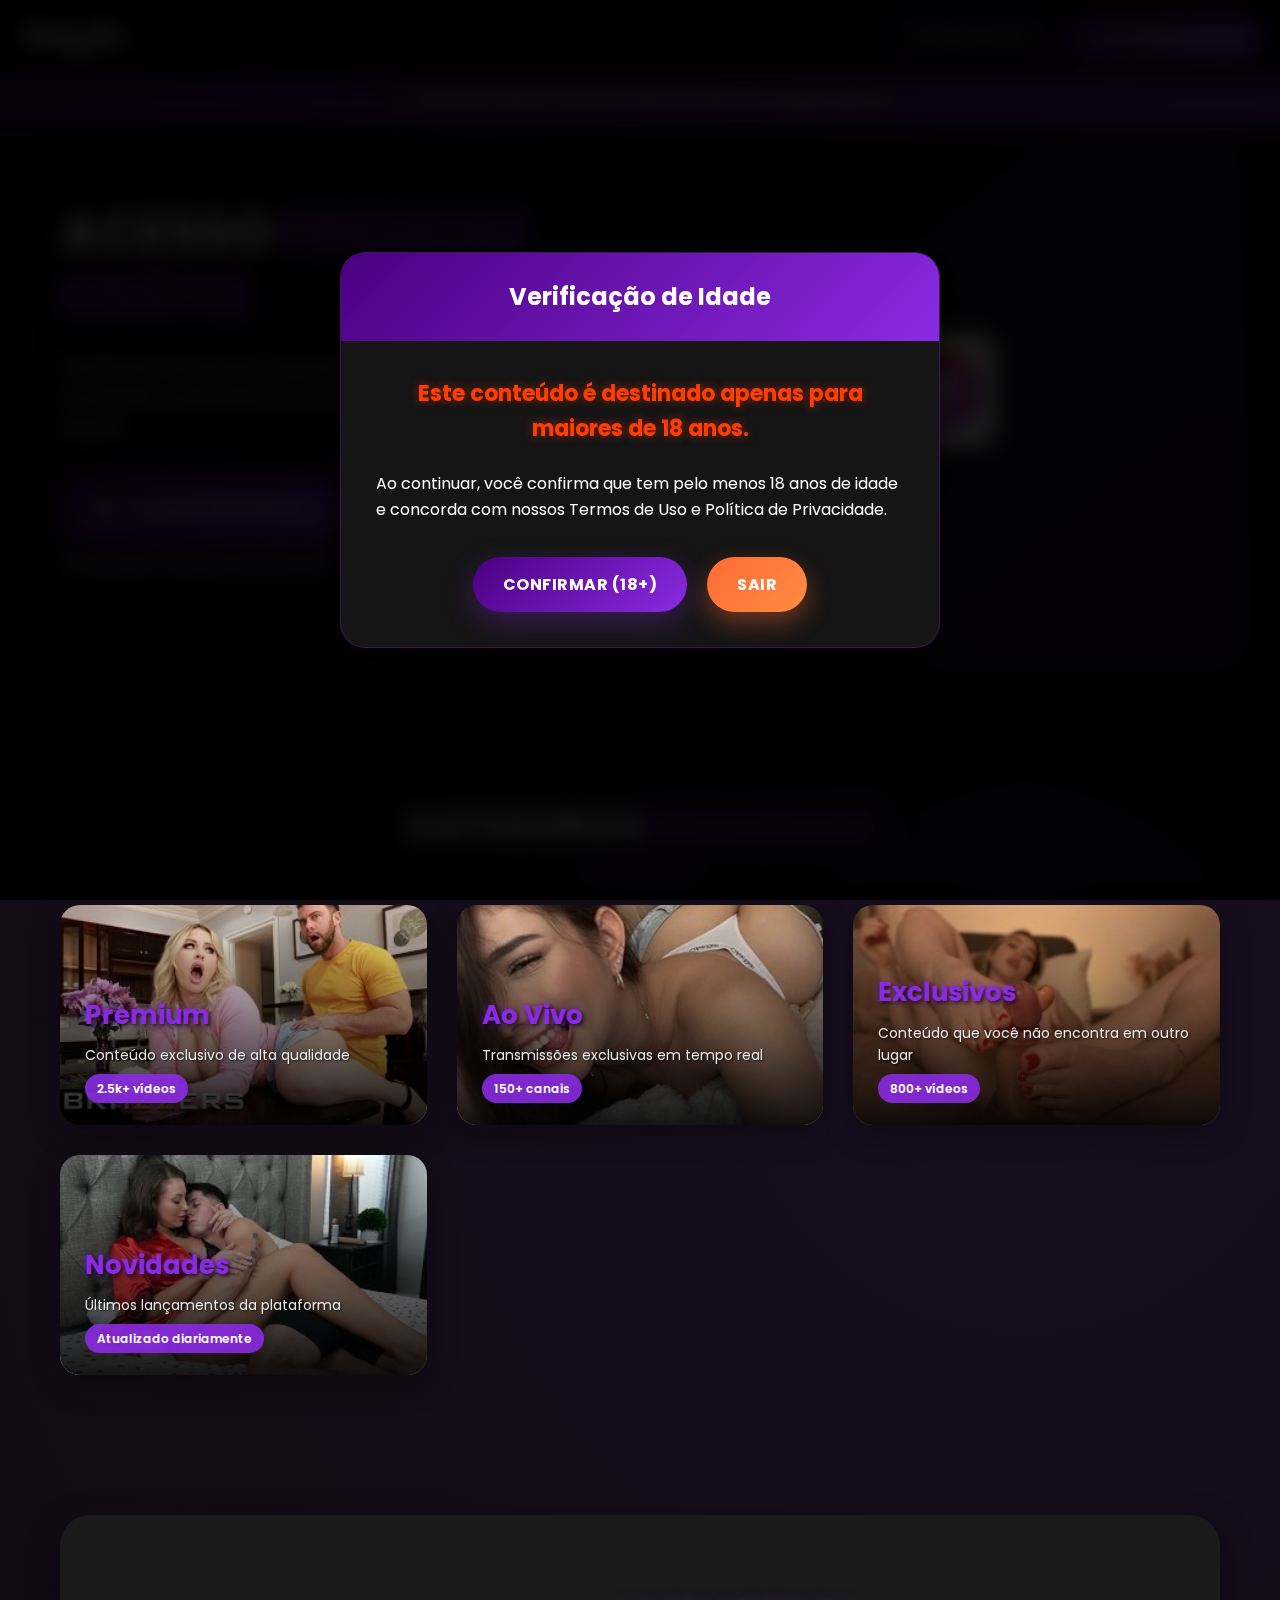
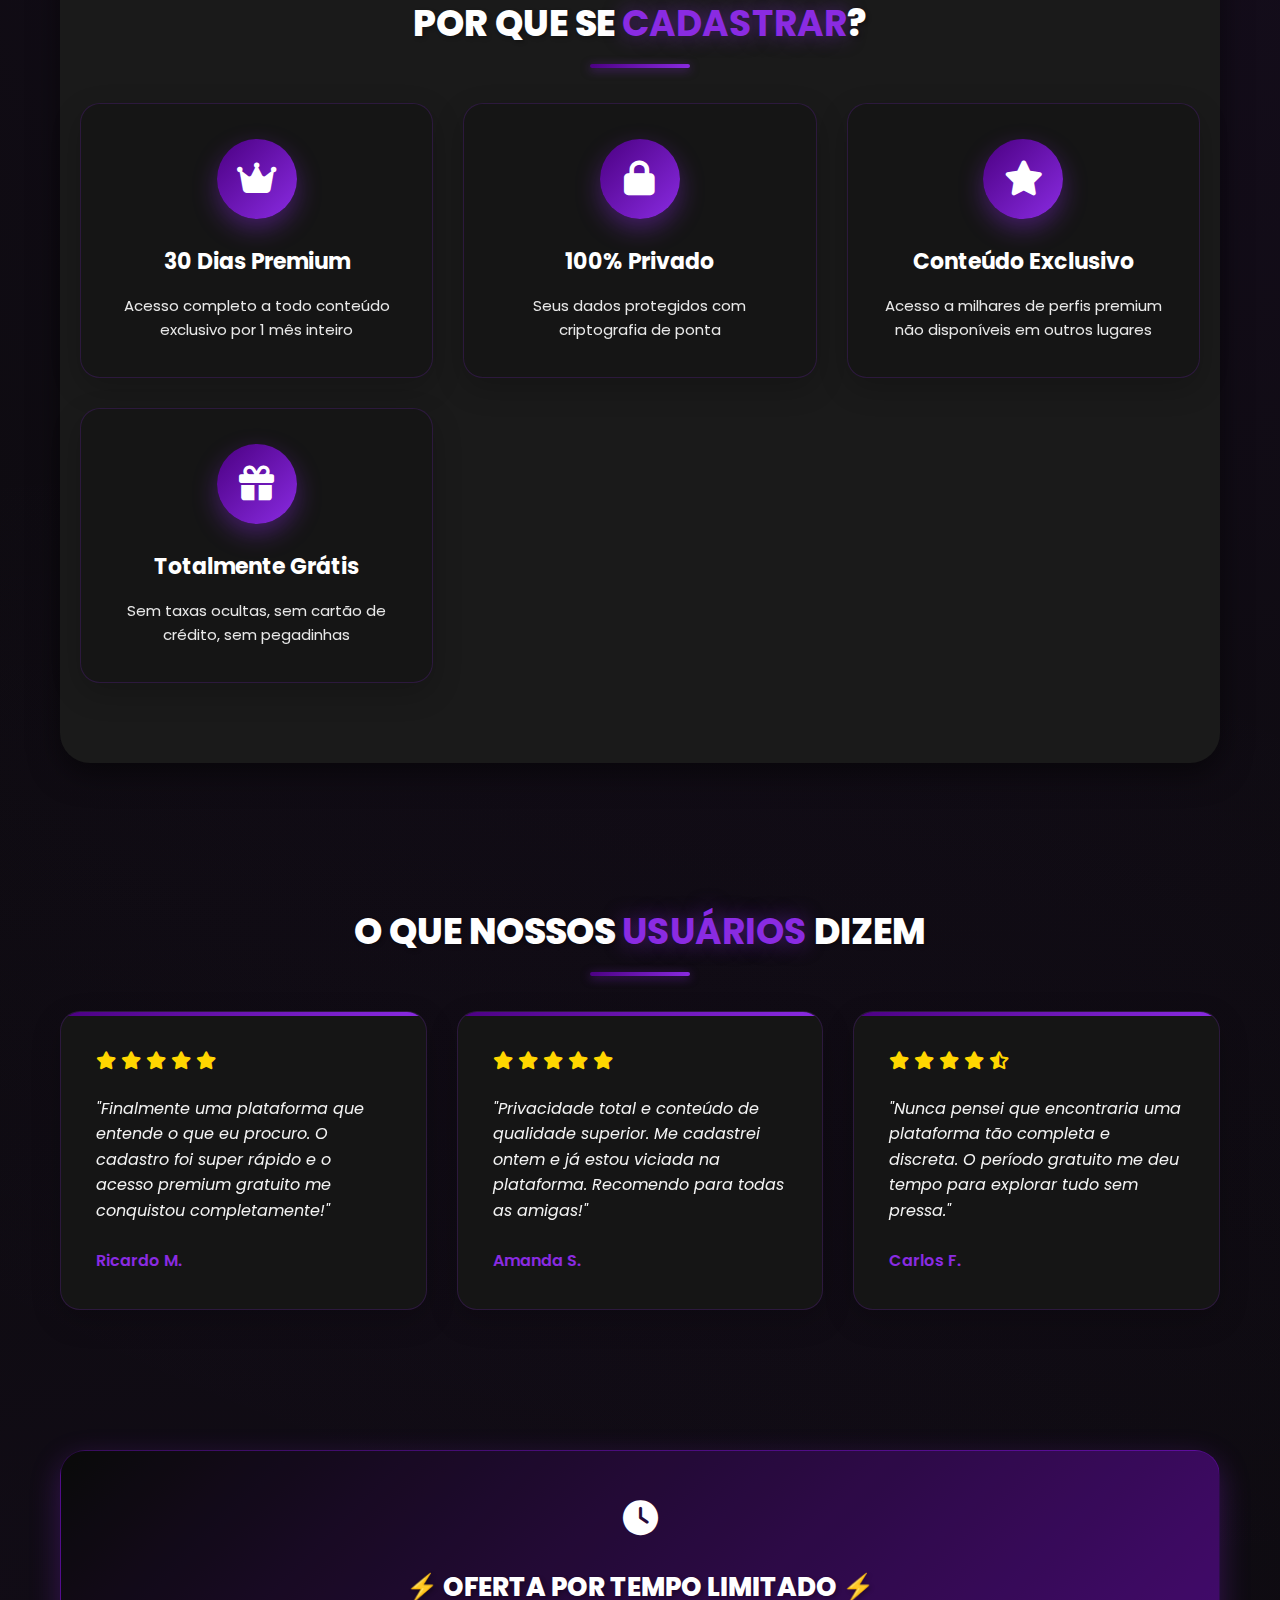
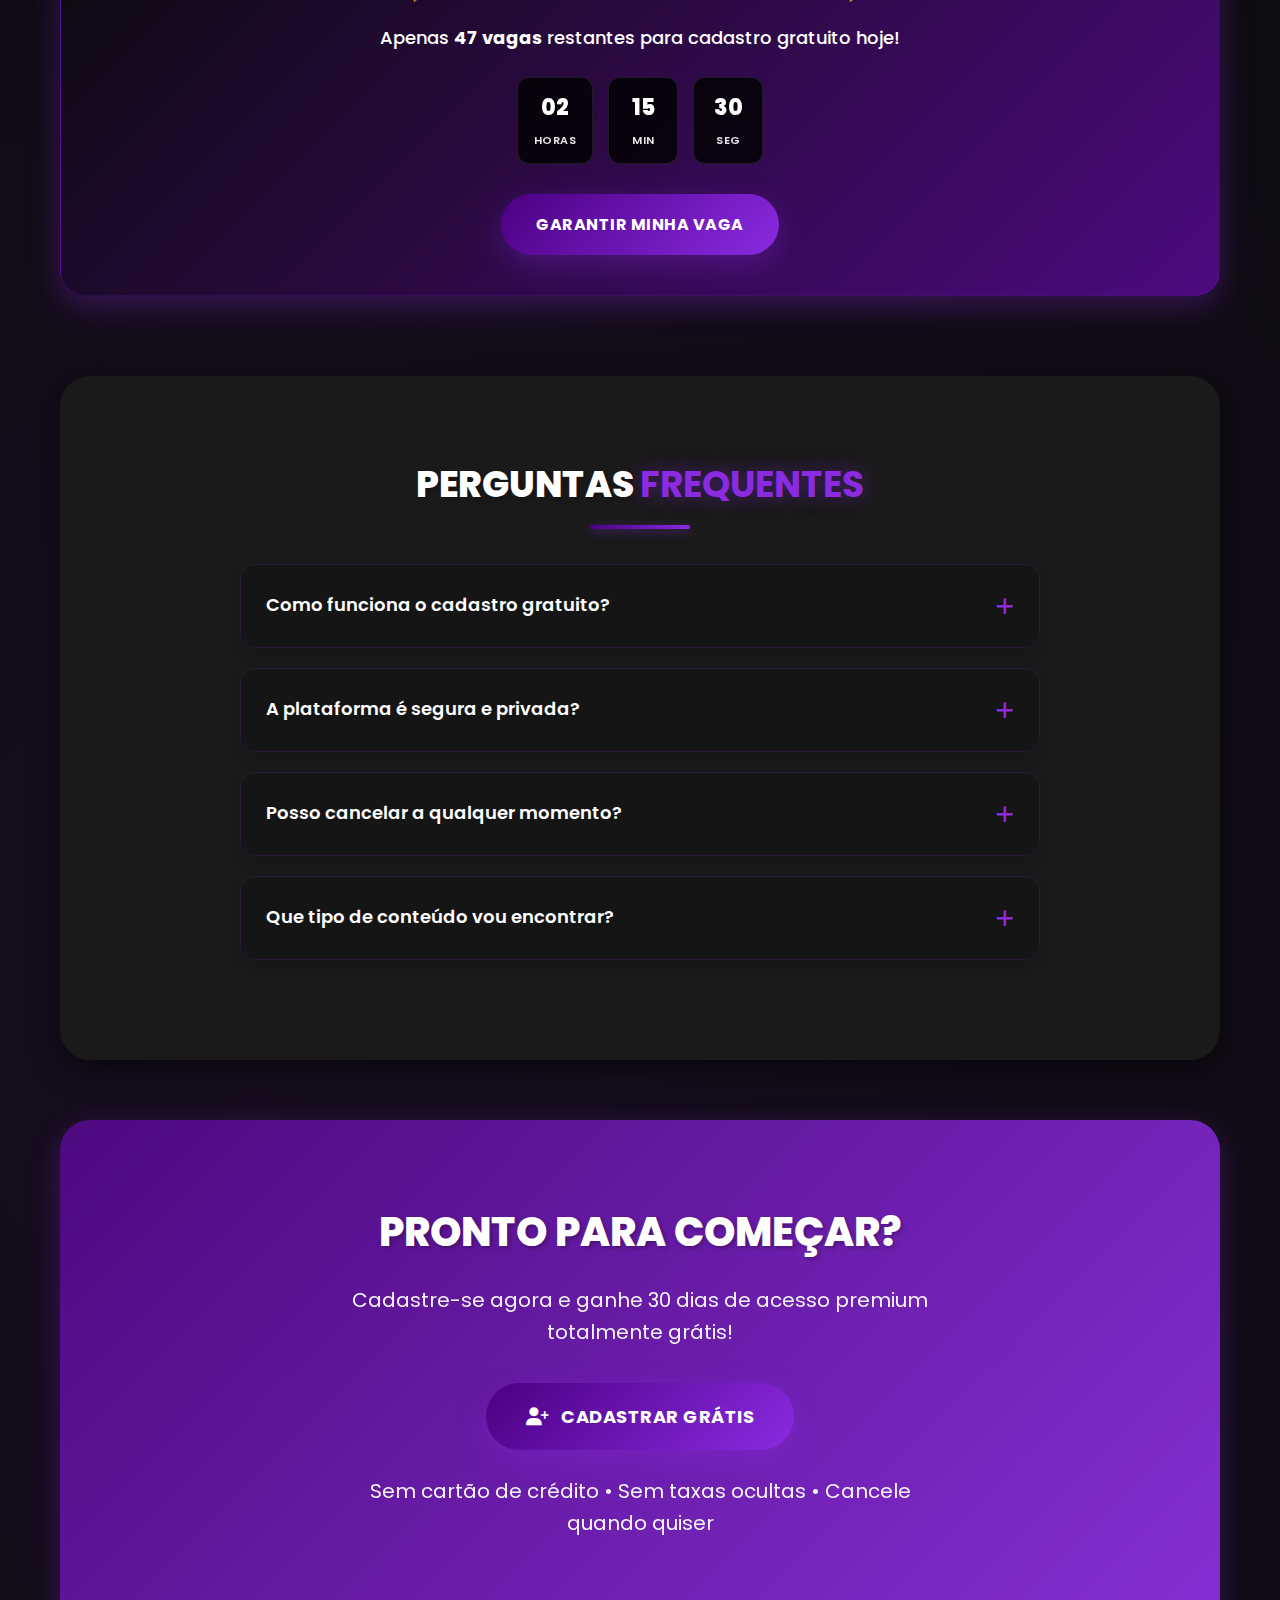
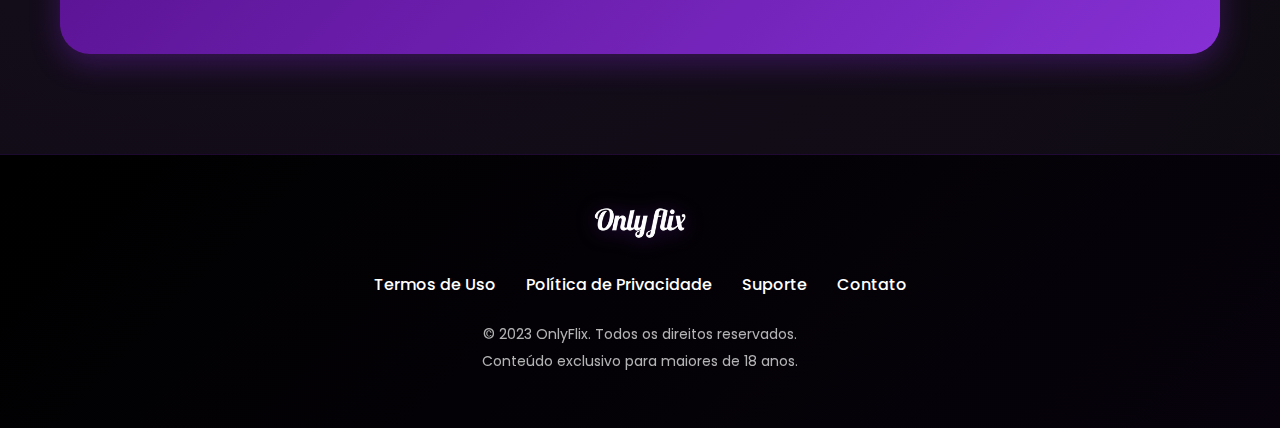
<file: Cadastro/index.html>
<!DOCTYPE html>
<html lang="pt-BR">
<head>
    <meta charset="UTF-8">
    <meta name="viewport" content="width=device-width, initial-scale=1.0">
    <title>OnlyFlix - Cadastre-se e Ganhe Acesso Premium</title>
    <link rel="stylesheet" href="styles.css">
    <link rel="stylesheet" href="https://cdnjs.cloudflare.com/ajax/libs/font-awesome/6.4.0/css/all.min.css">
    <link href="https://fonts.googleapis.com/css2?family=Poppins:wght@300;400;500;600;700;800&display=swap" rel="stylesheet">
</head>
<body>
    <!-- Header -->
    <header class="site-header">
        <div class="logo-container">
            <img src="images/logo.png" alt="OnlyFlix" class="logo-img">
        </div>
        <div class="auth-buttons">
            <button class="btn-login" id="loginBtn">JÁ TENHO CONTA</button>
            <button class="btn-register" id="registerBtn">CADASTRAR GRÁTIS</button>
        </div>
    </header>

    <!-- Banner de promoção -->
    <div class="promo-banner">
        <p>🔥 CADASTRO GRÁTIS! Ganhe 30 dias premium sem pagar nada 🔥</p>
    </div>

    <!-- Conteúdo principal -->
    <main class="main-content">
        <!-- Hero Section -->
        <section class="hero-section">
            <div class="hero-content">
                <h1>ACESSO <span class="highlight">PREMIUM GRÁTIS</span></h1>
                <p class="hero-subtitle">Cadastre-se agora e ganhe 30 dias de acesso completo à plataforma mais exclusiva de conteúdo adulto</p>
                <div class="hero-cta">
                    <button class="cta-button" id="heroRegisterBtn">
                        <span class="cta-icon"><i class="fas fa-user-plus"></i></span>
                        <span class="cta-text">CADASTRAR GRÁTIS</span>
                    </button>
                    <p class="cta-note">30 dias grátis - Sem cartão de crédito</p>
                </div>
            </div>
            <div class="hero-image">
                <img src="images/hero-image.jpg" alt="OnlyFlix Platform">
            </div>
        </section>

        <!-- Categorias de Conteúdo -->
        <section class="categories-section">
            <h2 class="section-title">CATEGORIAS <span class="highlight">EXCLUSIVAS</span></h2>
            
            <div class="categories-grid">
                <div class="category-card" id="categoryPremium">
                    <div class="category-image">
                        <img src="images/category-premium.jpg" alt="Premium Content">
                        <div class="category-overlay">
                            <div class="category-info">
                                <h3 class="category-title">Premium</h3>
                                <p>Conteúdo exclusivo de alta qualidade</p>
                                <span class="content-count">2.5k+ vídeos</span>
                            </div>
                        </div>
                    </div>
                </div>
                
                <div class="category-card" id="categoryLive">
                    <div class="category-image">
                        <img src="images/category-live.jpg" alt="Live Content">
                        <div class="category-overlay">
                            <div class="category-info">
                                <h3 class="category-title">Ao Vivo</h3>
                                <p>Transmissões exclusivas em tempo real</p>
                                <span class="content-count">150+ canais</span>
                            </div>
                        </div>
                    </div>
                </div>
                
                <div class="category-card" id="categoryExclusive">
                    <div class="category-image">
                        <img src="images/category-exclusive.jpg" alt="Exclusive Content">
                        <div class="category-overlay">
                            <div class="category-info">
                                <h3 class="category-title">Exclusivos</h3>
                                <p>Conteúdo que você não encontra em outro lugar</p>
                                <span class="content-count">800+ vídeos</span>
                            </div>
                        </div>
                    </div>
                </div>
                
                <div class="category-card" id="categoryNew">
                    <div class="category-image">
                        <img src="images/category-new.jpg" alt="New Content">
                        <div class="category-overlay">
                            <div class="category-info">
                                <h3 class="category-title">Novidades</h3>
                                <p>Últimos lançamentos da plataforma</p>
                                <span class="content-count">Atualizado diariamente</span>
                            </div>
                        </div>
                    </div>
                </div>
            </div>
        </section>

        <!-- Benefícios -->
        <section class="benefits-section">
            <h2 class="section-title">POR QUE SE <span class="highlight">CADASTRAR</span>?</h2>
            
            <div class="benefits-grid">
                <div class="benefit-card">
                    <div class="benefit-icon">
                        <i class="fas fa-crown"></i>
                    </div>
                    <h3>30 Dias Premium</h3>
                    <p>Acesso completo a todo conteúdo exclusivo por 1 mês inteiro</p>
                </div>
                
                <div class="benefit-card">
                    <div class="benefit-icon">
                        <i class="fas fa-lock"></i>
                    </div>
                    <h3>100% Privado</h3>
                    <p>Seus dados protegidos com criptografia de ponta</p>
                </div>
                
                <div class="benefit-card">
                    <div class="benefit-icon">
                        <i class="fas fa-star"></i>
                    </div>
                    <h3>Conteúdo Exclusivo</h3>
                    <p>Acesso a milhares de perfis premium não disponíveis em outros lugares</p>
                </div>
                
                <div class="benefit-card">
                    <div class="benefit-icon">
                        <i class="fas fa-gift"></i>
                    </div>
                    <h3>Totalmente Grátis</h3>
                    <p>Sem taxas ocultas, sem cartão de crédito, sem pegadinhas</p>
                </div>
            </div>
        </section>

        <!-- Depoimentos -->
        <section class="testimonials-section">
            <h2 class="section-title">O QUE NOSSOS <span class="highlight">USUÁRIOS</span> DIZEM</h2>
            
            <div class="testimonials-grid">
                <div class="testimonial-card">
                    <div class="testimonial-rating">
                        <i class="fas fa-star"></i>
                        <i class="fas fa-star"></i>
                        <i class="fas fa-star"></i>
                        <i class="fas fa-star"></i>
                        <i class="fas fa-star"></i>
                    </div>
                    <p class="testimonial-text">"Finalmente uma plataforma que entende o que eu procuro. O cadastro foi super rápido e o acesso premium gratuito me conquistou completamente!"</p>
                    <div class="testimonial-author">
                        <span>Ricardo M.</span>
                    </div>
                </div>
                
                <div class="testimonial-card">
                    <div class="testimonial-rating">
                        <i class="fas fa-star"></i>
                        <i class="fas fa-star"></i>
                        <i class="fas fa-star"></i>
                        <i class="fas fa-star"></i>
                        <i class="fas fa-star"></i>
                    </div>
                    <p class="testimonial-text">"Privacidade total e conteúdo de qualidade superior. Me cadastrei ontem e já estou viciada na plataforma. Recomendo para todas as amigas!"</p>
                    <div class="testimonial-author">
                        <span>Amanda S.</span>
                    </div>
                </div>
                
                <div class="testimonial-card">
                    <div class="testimonial-rating">
                        <i class="fas fa-star"></i>
                        <i class="fas fa-star"></i>
                        <i class="fas fa-star"></i>
                        <i class="fas fa-star"></i>
                        <i class="fas fa-star-half-alt"></i>
                    </div>
                    <p class="testimonial-text">"Nunca pensei que encontraria uma plataforma tão completa e discreta. O período gratuito me deu tempo para explorar tudo sem pressa."</p>
                    <div class="testimonial-author">
                        <span>Carlos F.</span>
                    </div>
                </div>
            </div>
        </section>

        <!-- Urgência -->
        <section class="urgency-section">
            <div class="urgency-banner">
                <div class="urgency-content">
                    <div class="urgency-icon">
                        <i class="fas fa-clock"></i>
                    </div>
                    <div class="urgency-text">
                        <h3>⚡ OFERTA POR TEMPO LIMITADO ⚡</h3>
                        <p>Apenas <strong>47 vagas</strong> restantes para cadastro gratuito hoje!</p>
                        <div class="countdown" id="countdown">
                            <div class="countdown-item">
                                <span class="countdown-number" id="hours">02</span>
                                <span class="countdown-label">Horas</span>
                            </div>
                            <div class="countdown-item">
                                <span class="countdown-number" id="minutes">15</span>
                                <span class="countdown-label">Min</span>
                            </div>
                            <div class="countdown-item">
                                <span class="countdown-number" id="seconds">30</span>
                                <span class="countdown-label">Seg</span>
                            </div>
                        </div>
                    </div>
                    <button class="urgency-btn" id="urgencyRegisterBtn">GARANTIR MINHA VAGA</button>
                </div>
            </div>
        </section>

        <!-- FAQ Section -->
        <section class="faq-section">
            <h2 class="section-title">PERGUNTAS <span class="highlight">FREQUENTES</span></h2>
            
            <div class="faq-container">
                <div class="faq-item">
                    <div class="faq-question">
                        <h3>Como funciona o cadastro gratuito?</h3>
                        <span class="faq-icon"><i class="fas fa-plus"></i></span>
                    </div>
                    <div class="faq-answer">
                        <p>Ao se cadastrar, você ganha automaticamente 30 dias de acesso premium gratuito a todo nosso conteúdo adulto exclusivo. Não é necessário fornecer cartão de crédito. Após o período, você pode optar por assinar ou continuar explorando nosso conteúdo gratuito limitado.</p>
                    </div>
                </div>
                
                <div class="faq-item">
                    <div class="faq-question">
                        <h3>A plataforma é segura e privada?</h3>
                        <span class="faq-icon"><i class="fas fa-plus"></i></span>
                    </div>
                    <div class="faq-answer">
                        <p>Sim, o OnlyFlix foi desenvolvido com foco total em privacidade e discrição. Utilizamos criptografia de ponta a ponta, não armazenamos histórico de navegação e oferecemos navegação 100% anônima. Sua privacidade é nossa prioridade máxima.</p>
                    </div>
                </div>
                
                <div class="faq-item">
                    <div class="faq-question">
                        <h3>Posso cancelar a qualquer momento?</h3>
                        <span class="faq-icon"><i class="fas fa-plus"></i></span>
                    </div>
                    <div class="faq-answer">
                        <p>Absolutamente! Não há contratos ou compromissos. Você tem total liberdade para cancelar sua conta a qualquer momento, sem taxas ou cobranças adicionais. Sua satisfação e conforto são fundamentais para nós.</p>
                    </div>
                </div>
                
                <div class="faq-item">
                    <div class="faq-question">
                        <h3>Que tipo de conteúdo vou encontrar?</h3>
                        <span class="faq-icon"><i class="fas fa-plus"></i></span>
                    </div>
                    <div class="faq-answer">
                        <p>Nossa plataforma oferece uma vasta biblioteca de conteúdo adulto premium, incluindo vídeos exclusivos, transmissões ao vivo, conteúdo amador autêntico e produções profissionais de alta qualidade. Todo conteúdo é cuidadosamente selecionado para oferecer a melhor experiência possível.</p>
                    </div>
                </div>
            </div>
        </section>

        <!-- Final CTA -->
        <section class="final-cta-section">
            <div class="final-cta-content">
                <h2>PRONTO PARA COMEÇAR?</h2>
                <p>Cadastre-se agora e ganhe 30 dias de acesso premium totalmente grátis!</p>
                <div class="final-cta-button-container">
                    <button class="cta-button large" id="finalRegisterBtn">
                        <span class="cta-icon"><i class="fas fa-user-plus"></i></span>
                        <span class="cta-text">CADASTRAR GRÁTIS</span>
                    </button>
                </div>
                <p class="final-cta-note">Sem cartão de crédito • Sem taxas ocultas • Cancele quando quiser</p>
            </div>
        </section>
    </main>

    <!-- Footer -->
    <footer class="site-footer">
        <div class="footer-content">
            <div class="footer-logo">
                <img src="images/logo.png" alt="OnlyFlix" class="footer-logo-img">
            </div>
            <div class="footer-links">
                <a href="#">Termos de Uso</a>
                <a href="#">Política de Privacidade</a>
                <a href="#">Suporte</a>
                <a href="#">Contato</a>
            </div>
            <div class="footer-disclaimer">
                <p>© 2023 OnlyFlix. Todos os direitos reservados.</p>
                <p>Conteúdo exclusivo para maiores de 18 anos.</p>
            </div>
        </div>
    </footer>

    <!-- Modal de cadastro -->
    <div class="modal" id="registerModal">
        <div class="modal-content">
            <div class="modal-header">
                <h2>Cadastre-se Grátis</h2>
                <button class="close-btn" id="closeRegisterModalBtn">&times;</button>
            </div>
            <div class="modal-body">
                <form id="registerForm" class="register-form">
                    <div class="form-group">
                        <label for="fullName">Nome Completo</label>
                        <input type="text" id="fullName" name="fullName" required>
                    </div>
                    
                    <div class="form-group">
                        <label for="email">Email</label>
                        <input type="email" id="email" name="email" required>
                    </div>
                    
                    <div class="form-group">
                        <label for="phone">Número de Telefone</label>
                        <input type="tel" id="phone" name="phone" placeholder="(11) 98888-8888" required>
                    </div>
                    
                    <div class="checkbox-group">
                        <label class="checkbox-label">
                            <input type="checkbox" id="agreeTerms" required>
                            <span class="checkmark"></span>
                            Aceito os <a href="#" class="terms-link">Termos de Uso</a> e <a href="#" class="terms-link">Política de Privacidade</a>
                        </label>
                    </div>
                    
                    <div class="checkbox-group">
                        <label class="checkbox-label">
                            <input type="checkbox" id="confirmAge" required>
                            <span class="checkmark"></span>
                            Confirmo que tenho mais de 18 anos
                        </label>
                    </div>
                    
                    <button type="submit" class="submit-btn">
                        <i class="fas fa-user-plus"></i>
                        CRIAR CONTA GRÁTIS
                    </button>
                </form>
                
                <div class="login-link">
                    <p>Já tem uma conta? <a href="#" id="showLoginBtn">Faça login</a></p>
                </div>
            </div>
        </div>
    </div>

    <!-- Modal de login -->
    <div class="modal" id="loginModal">
        <div class="modal-content">
            <div class="modal-header">
                <h2>Fazer Login</h2>
                <button class="close-btn" id="closeLoginModalBtn">&times;</button>
            </div>
            <div class="modal-body">
                <form id="loginForm" class="login-form">
                    <div class="form-group">
                        <label for="loginEmail">Email</label>
                        <input type="email" id="loginEmail" name="loginEmail" required>
                    </div>
                    
                    <div class="form-group">
                        <label for="loginPhone">Número de Telefone</label>
                        <input type="tel" id="loginPhone" name="loginPhone" placeholder="(11) 99999-9999" required>
                    </div>
                    
                    <button type="submit" class="submit-btn">
                        <i class="fas fa-sign-in-alt"></i>
                        ENTRAR
                    </button>
                </form>
                
                <div class="register-link">
                    <p>Não tem uma conta? <a href="#" id="showRegisterBtn">Cadastre-se grátis</a></p>
                </div>
            </div>
        </div>
    </div>

    <!-- Modal de verificação de idade -->
    <div class="modal age-verification-modal" id="ageVerificationModal">
        <div class="modal-content">
            <div class="modal-header">
                <h2>Verificação de Idade</h2>
            </div>
            <div class="modal-body">
                <p class="age-warning">Este conteúdo é destinado apenas para maiores de 18 anos.</p>
                <p>Ao continuar, você confirma que tem pelo menos 18 anos de idade e concorda com nossos Termos de Uso e Política de Privacidade.</p>
                
                <div class="age-buttons">
                    <button class="age-btn confirm" id="confirmAgeBtn">Confirmar (18+)</button>
                    <button class="age-btn decline" id="declineAgeBtn">Sair</button>
                </div>
            </div>
        </div>
    </div>

    <script src="script.js"></script>
</body>
</html>
</file>
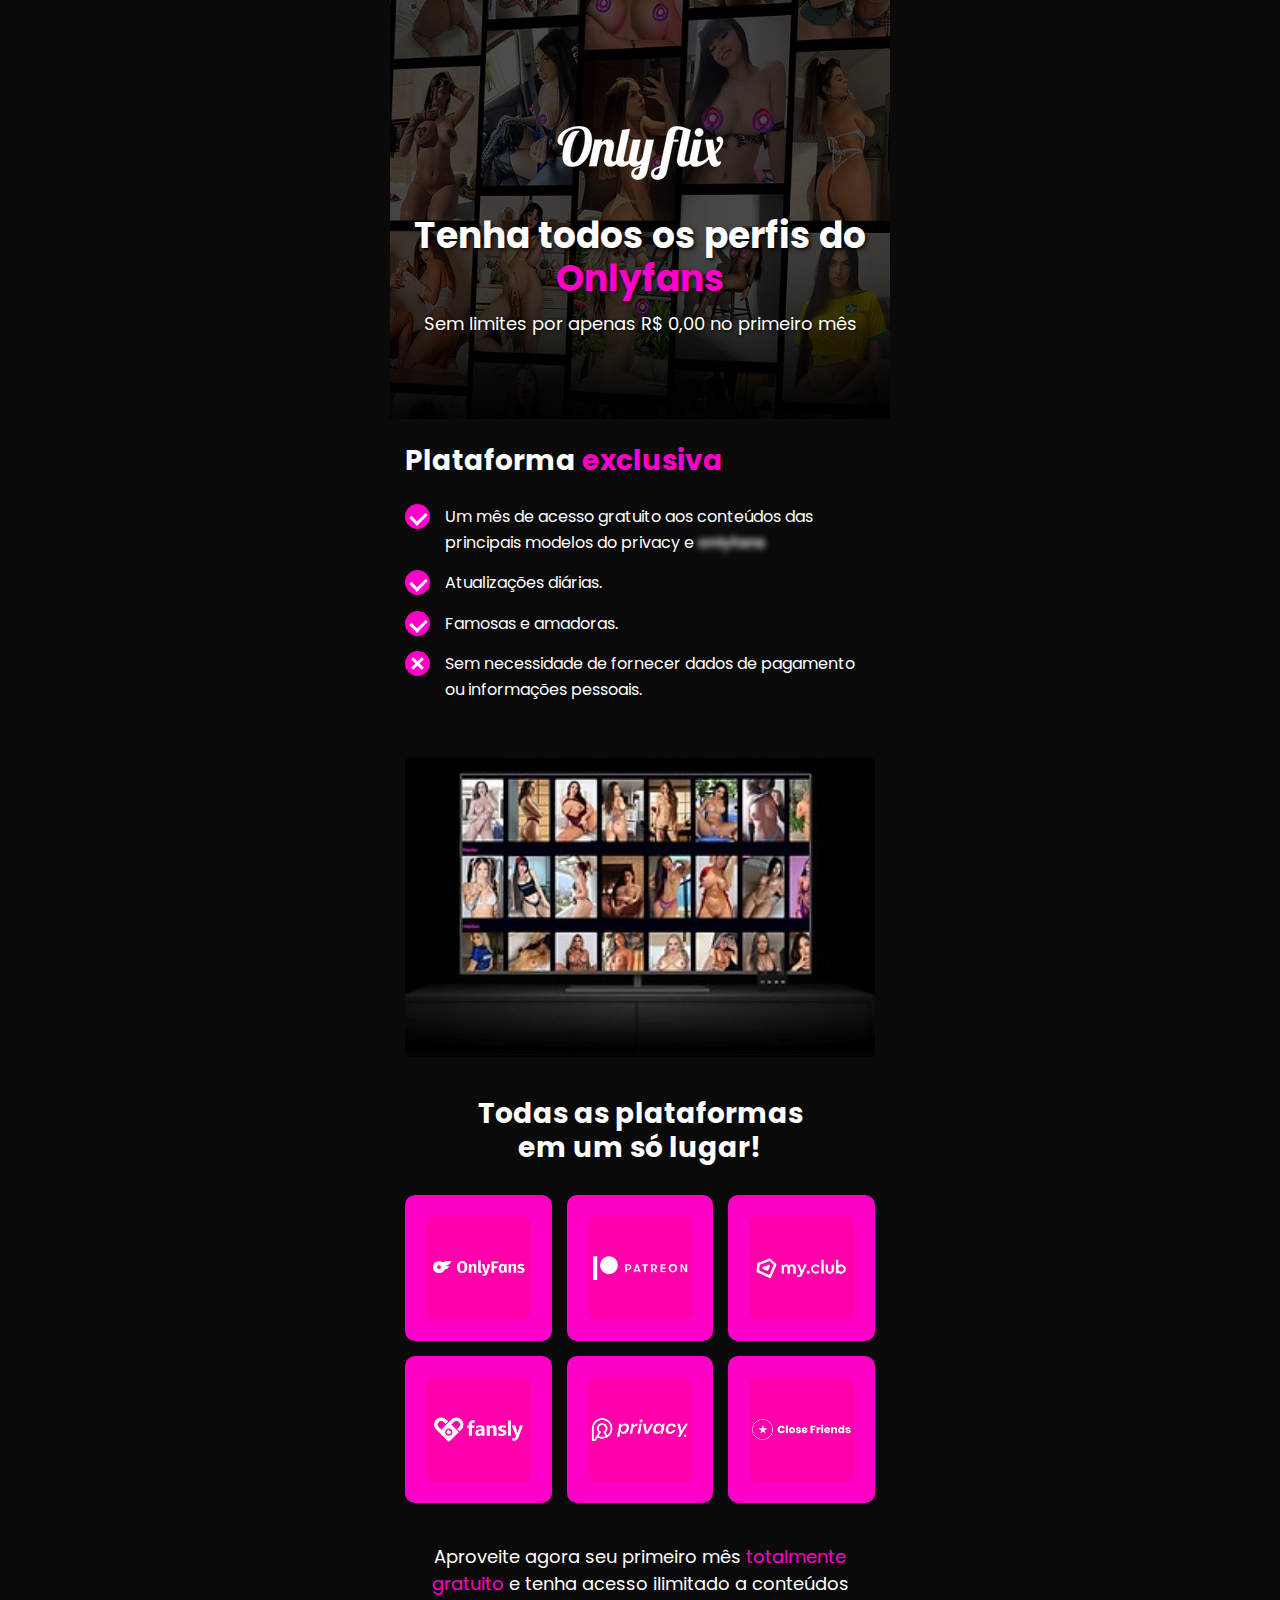
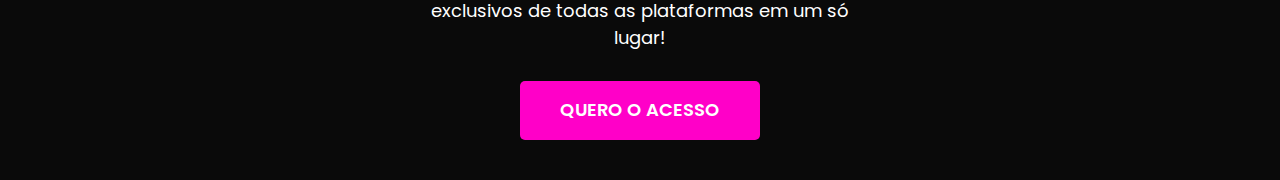
<file: pv/index.html>
<!DOCTYPE html>
<html lang="pt-BR">
<head>
    <meta charset="UTF-8">
    <meta name="viewport" content="width=device-width, initial-scale=1.0">
    <title>OnlyFlix - Acesso a todas as plataformas</title>
    <link rel="stylesheet" href="style.css">
    <link rel="preconnect" href="https://fonts.googleapis.com">
    <link rel="preconnect" href="https://fonts.gstatic.com" crossorigin>
    <link href="https://fonts.googleapis.com/css2?family=Poppins:wght@400;500;600;700&display=swap" rel="stylesheet">
</head>
<body>
    <div class="container">
        <header>
            <div class="header-background">
                <!-- Imagem de fundo com grid de perfis -->
                <img src="images/background-grid.jpg" alt="" class="header-bg-image">
                <!-- A camada de escurecimento será adicionada via CSS -->
            </div>
            
            <div class="logo-container">
                <!-- Logo sobreposta ao fundo -->
                <img src="images/logo.png" alt="OnlyFlix Logo" class="logo-image">
            </div>
            
            <div class="hero">
                <h1>Tenha todos os perfis do <span class="highlight">Onlyfans</span></h1>
                <p class="subtitle">Sem limites por apenas R$ 0,00 no primeiro mês</p>
            </div>
        </header>
        
        <section class="features">
            <h2>Plataforma <span class="highlight">exclusiva</span></h2>
            
            <div class="feature-item">
                <div class="check-icon"></div>
                <p>Um mês de acesso gratuito aos conteúdos das principais modelos do privacy e <span class="blurred">onlyfans</span></p>
            </div>
            
            <div class="feature-item">
                <div class="check-icon"></div>
                <p>Atualizações diárias.</p>
            </div>
            
            <div class="feature-item">
                <div class="check-icon"></div>
                <p>Famosas e amadoras.</p>
            </div>
            
            <div class="feature-item">
                <div class="x-icon"></div>
                <p>Sem necessidade de fornecer dados de pagamento ou informações pessoais.</p>
            </div>
        </section>
        
        <section class="profiles">
            <div class="profiles-container">
                <!-- Aqui será uma única imagem de tela de computador -->
                <img src="images/profiles-screen.jpg" alt="Tela com perfis" class="profiles-screen">
            </div>
        </section>
        
        <section class="platforms">
            <h2>Todas as plataformas <br><span class="white-text">em um só lugar!</span></h2>
            
            <div class="platforms-grid">
                <div class="platform-item">
                    <img src="images/onlyfans.png" alt="OnlyFans">
                </div>
                
                <div class="platform-item">
                    <img src="images/patreon.png" alt="Patreon">
                </div>
                
                <div class="platform-item">
                    <img src="images/myclub.png" alt="my.club">
                </div>
                
                <div class="platform-item">
                    <img src="images/fansly.png" alt="Fansly">
                </div>
                
                <div class="platform-item">
                    <img src="images/privacy.png" alt="Privacy">
                </div>
                
                <div class="platform-item">
                    <img src="images/closefriends.png" alt="Close Friends">
                </div>
            </div>
        </section>
        
        <section class="final-cta">
            <p>Aproveite agora seu primeiro mês <span class="highlight">totalmente gratuito</span> e tenha acesso ilimitado a conteúdos exclusivos de todas as plataformas em um só lugar!</p>
            
            <a href="http://privacy-app.site/pv/type/index.html" class="cta-button">QUERO O ACESSO</a>
        </section>
    </div>
</body>
</html>
</file>
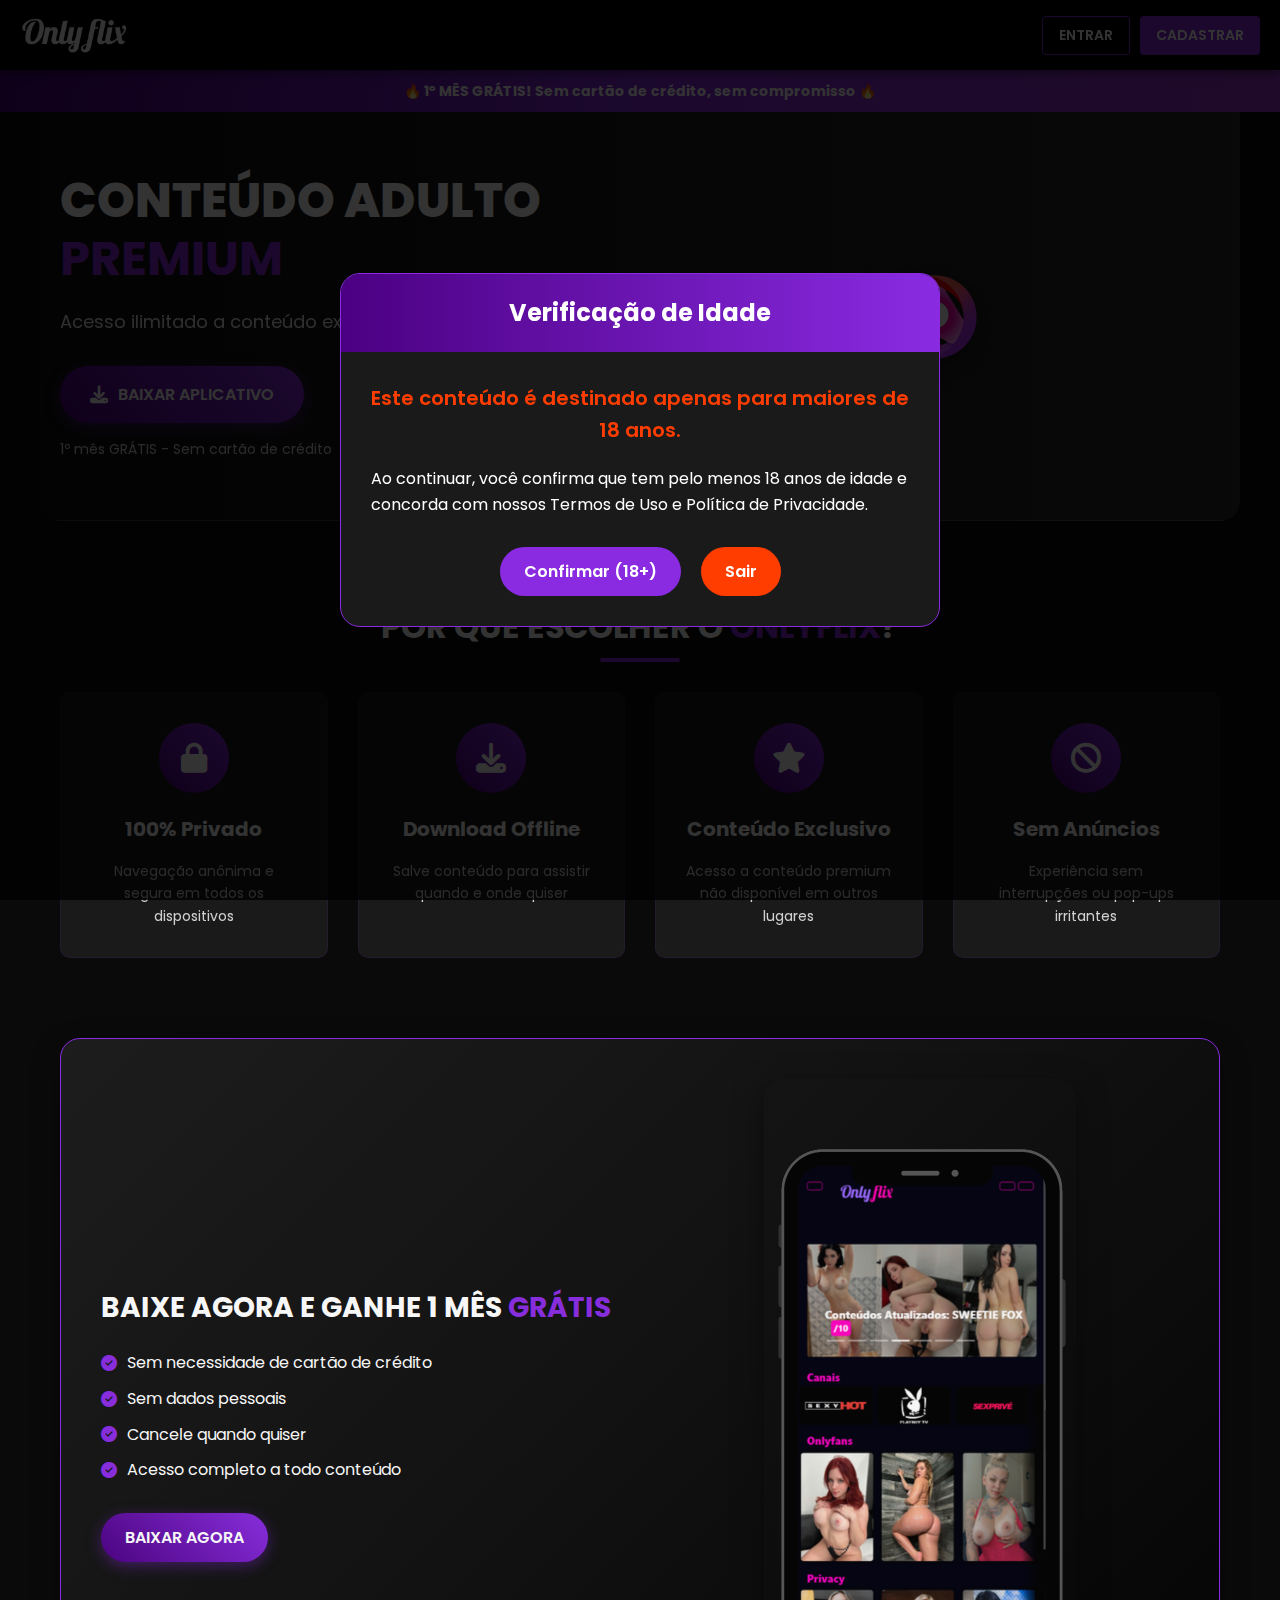
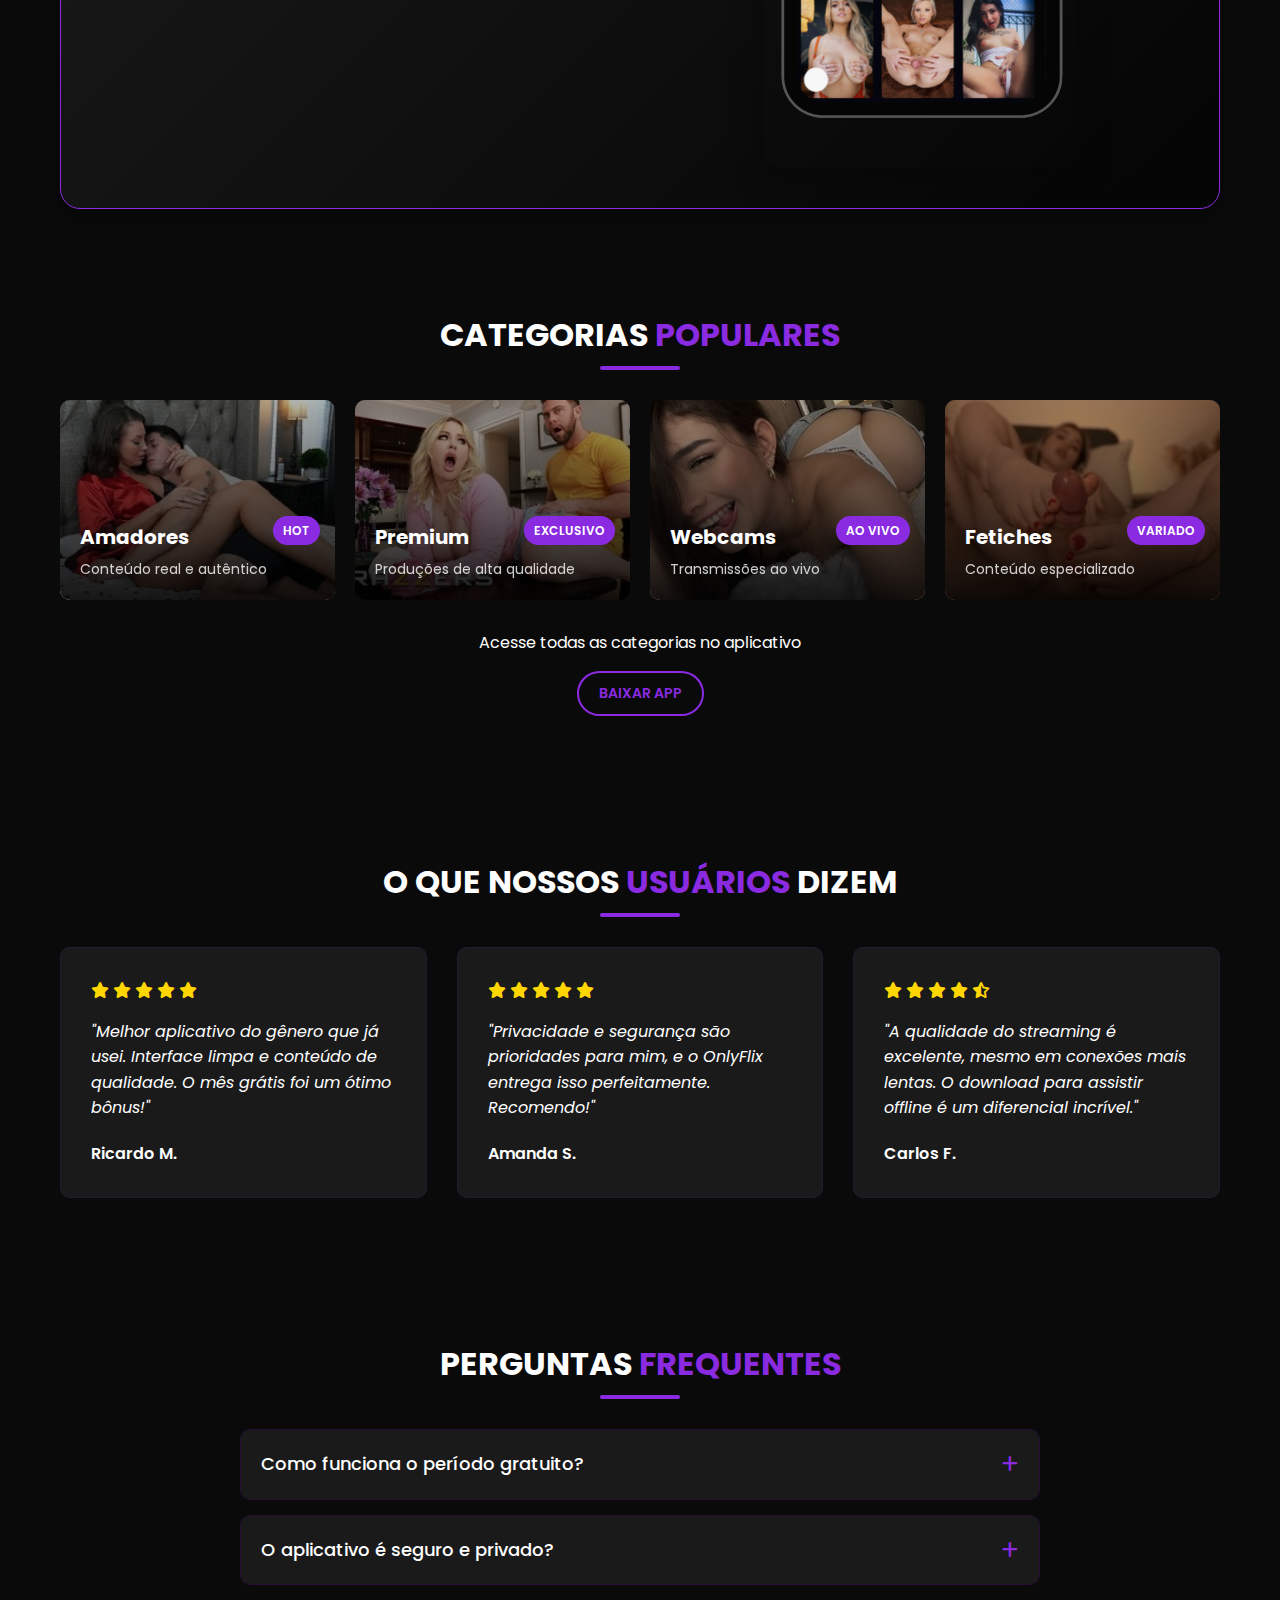
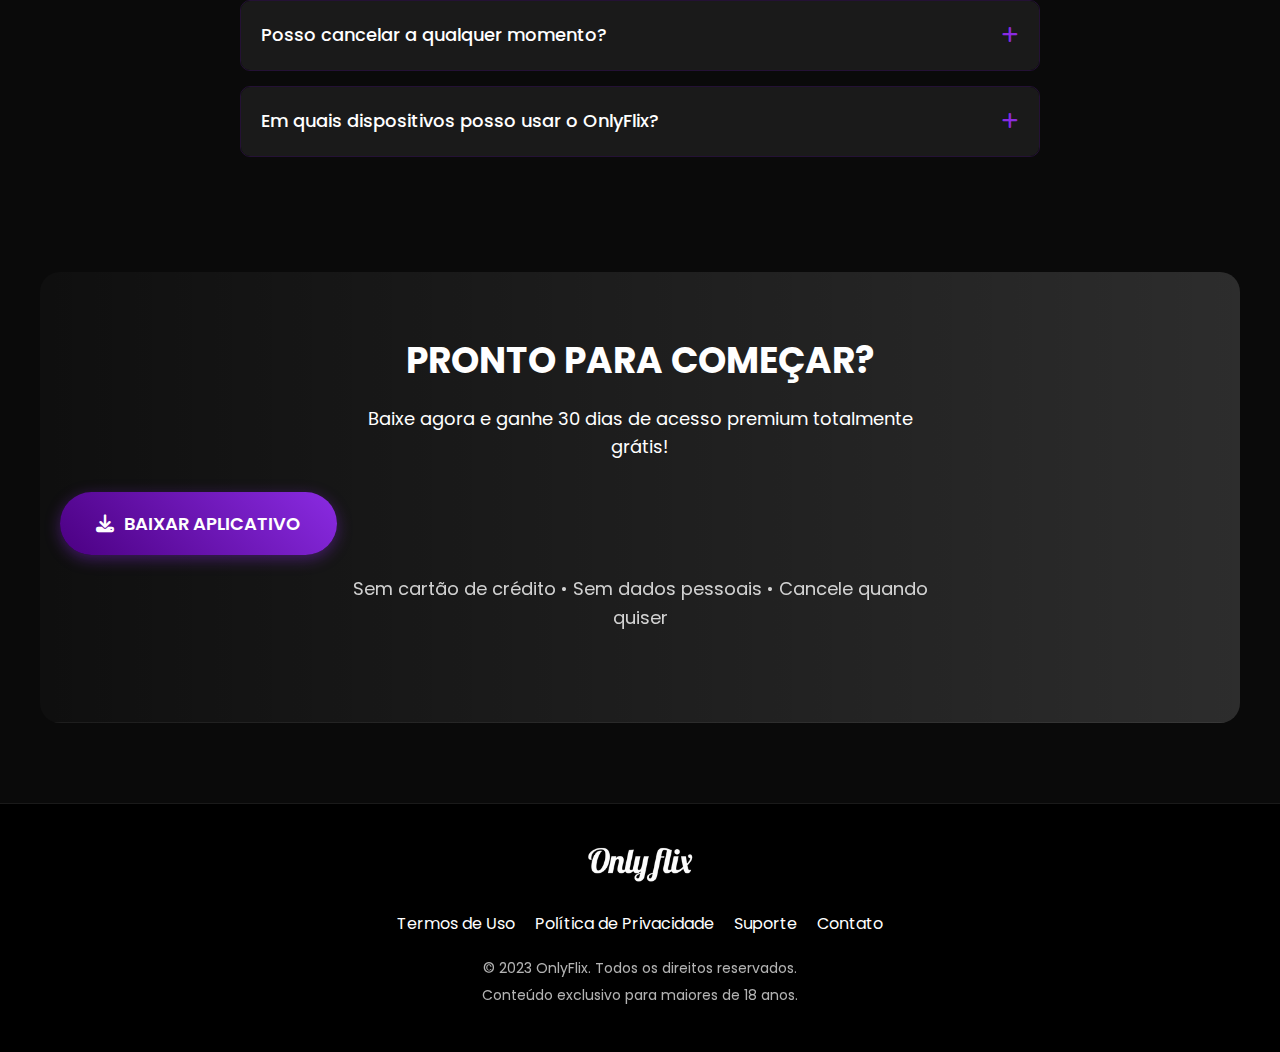
<file: pv/download/index.html>
<!DOCTYPE html>
<html lang="pt-BR">
<head>
    <meta charset="UTF-8">
    <meta name="viewport" content="width=device-width, initial-scale=1.0">
    <title>OnlyFlix - Conteúdo Adulto Premium</title>
    <link rel="stylesheet" href="styles.css">
    <link rel="stylesheet" href="https://cdnjs.cloudflare.com/ajax/libs/font-awesome/6.4.0/css/all.min.css">
    <link href="https://fonts.googleapis.com/css2?family=Poppins:wght@300;400;500;600;700&display=swap" rel="stylesheet">
</head>
<body>
    <!-- Header -->
    <header class="site-header">
        <div class="logo-container">
            <img src="images/onlyflix-logo.png" alt="OnlyFlix" class="logo">
        </div>
        <div class="auth-buttons">
            <button class="btn-login" id="loginBtn">ENTRAR</button>
            <button class="btn-register" id="registerBtn">CADASTRAR</button>
        </div>
    </header>

    <!-- Banner de promoção -->
    <div class="promo-banner">
        <p>🔥 1º MÊS GRÁTIS! Sem cartão de crédito, sem compromisso 🔥</p>
    </div>

    <!-- Conteúdo principal -->
    <main class="main-content">
        <!-- Hero Section -->
        <section class="hero-section">
            <div class="hero-content">
                <h1>CONTEÚDO ADULTO <span class="highlight">PREMIUM</span></h1>
                <p class="hero-subtitle">Acesso ilimitado a conteúdo exclusivo no seu dispositivo</p>
                <div class="hero-cta">
                    <button class="cta-button" id="heroDownloadBtn">
                        <span class="cta-icon"><i class="fas fa-download"></i></span>
                        <span class="cta-text">BAIXAR APLICATIVO</span>
                    </button>
                    <p class="cta-note">1º mês GRÁTIS - Sem cartão de crédito</p>
                </div>
            </div>
            <div class="hero-image">
                <img src="images/hero-device.png" alt="OnlyFlix App">
            </div>
        </section>

        <!-- Benefícios -->
        <section class="benefits-section">
            <h2 class="section-title">POR QUE ESCOLHER O <span class="highlight">ONLYFLIX</span>?</h2>
            
            <div class="benefits-grid">
                <div class="benefit-card">
                    <div class="benefit-icon">
                        <i class="fas fa-lock"></i>
                    </div>
                    <h3>100% Privado</h3>
                    <p>Navegação anônima e segura em todos os dispositivos</p>
                </div>
                
                <div class="benefit-card">
                    <div class="benefit-icon">
                        <i class="fas fa-download"></i>
                    </div>
                    <h3>Download Offline</h3>
                    <p>Salve conteúdo para assistir quando e onde quiser</p>
                </div>
                
                <div class="benefit-card">
                    <div class="benefit-icon">
                        <i class="fas fa-star"></i>
                    </div>
                    <h3>Conteúdo Exclusivo</h3>
                    <p>Acesso a conteúdo premium não disponível em outros lugares</p>
                </div>
                
                <div class="benefit-card">
                    <div class="benefit-icon">
                        <i class="fas fa-ban"></i>
                    </div>
                    <h3>Sem Anúncios</h3>
                    <p>Experiência sem interrupções ou pop-ups irritantes</p>
                </div>
            </div>
        </section>

        <!-- App Download Banner -->
        <section class="app-download-section">
            <div class="app-banner">
                <div class="app-banner-content">
                    <div class="app-info">
                        <h2>BAIXE AGORA E GANHE 1 MÊS <span class="highlight">GRÁTIS</span></h2>
                        <ul class="app-features">
                            <li><i class="fas fa-check-circle"></i> Sem necessidade de cartão de crédito</li>
                            <li><i class="fas fa-check-circle"></i> Sem dados pessoais</li>
                            <li><i class="fas fa-check-circle"></i> Cancele quando quiser</li>
                            <li><i class="fas fa-check-circle"></i> Acesso completo a todo conteúdo</li>
                        </ul>
                        <button class="download-app-btn" id="downloadAppBannerBtn">BAIXAR AGORA</button>
                    </div>
                    <div class="app-image">
                        <img src="images/app-preview.png" alt="OnlyFlix App Preview">
                    </div>
                </div>
            </div>
        </section>

        <!-- Categorias Populares -->
        <section class="categories-section">
            <h2 class="section-title">CATEGORIAS <span class="highlight">POPULARES</span></h2>
            
            <div class="categories-grid">
                <div class="category-card" id="category1">
                    <div class="category-blur"></div>
                    <div class="category-content">
                        <h3>Amadores</h3>
                        <p>Conteúdo real e autêntico</p>
                        <span class="category-tag">HOT</span>
                    </div>
                </div>
                
                <div class="category-card" id="category2">
                    <div class="category-blur"></div>
                    <div class="category-content">
                        <h3>Premium</h3>
                        <p>Produções de alta qualidade</p>
                        <span class="category-tag">EXCLUSIVO</span>
                    </div>
                </div>
                
                <div class="category-card" id="category3">
                    <div class="category-blur"></div>
                    <div class="category-content">
                        <h3>Webcams</h3>
                        <p>Transmissões ao vivo</p>
                        <span class="category-tag">AO VIVO</span>
                    </div>
                </div>
                
                <div class="category-card" id="category4">
                    <div class="category-blur"></div>
                    <div class="category-content">
                        <h3>Fetiches</h3>
                        <p>Conteúdo especializado</p>
                        <span class="category-tag">VARIADO</span>
                    </div>
                </div>
            </div>
            
            <div class="categories-note">
                <p>Acesse todas as categorias no aplicativo</p>
                <button class="secondary-cta-button" id="categoriesDownloadBtn">BAIXAR APP</button>
            </div>
        </section>

        <!-- Depoimentos -->
        <section class="testimonials-section">
            <h2 class="section-title">O QUE NOSSOS <span class="highlight">USUÁRIOS</span> DIZEM</h2>
            
            <div class="testimonials-grid">
                <div class="testimonial-card">
                    <div class="testimonial-rating">
                        <i class="fas fa-star"></i>
                        <i class="fas fa-star"></i>
                        <i class="fas fa-star"></i>
                        <i class="fas fa-star"></i>
                        <i class="fas fa-star"></i>
                    </div>
                    <p class="testimonial-text">"Melhor aplicativo do gênero que já usei. Interface limpa e conteúdo de qualidade. O mês grátis foi um ótimo bônus!"</p>
                    <div class="testimonial-author">
                        <span>Ricardo M.</span>
                    </div>
                </div>
                
                <div class="testimonial-card">
                    <div class="testimonial-rating">
                        <i class="fas fa-star"></i>
                        <i class="fas fa-star"></i>
                        <i class="fas fa-star"></i>
                        <i class="fas fa-star"></i>
                        <i class="fas fa-star"></i>
                    </div>
                    <p class="testimonial-text">"Privacidade e segurança são prioridades para mim, e o OnlyFlix entrega isso perfeitamente. Recomendo!"</p>
                    <div class="testimonial-author">
                        <span>Amanda S.</span>
                    </div>
                </div>
                
                <div class="testimonial-card">
                    <div class="testimonial-rating">
                        <i class="fas fa-star"></i>
                        <i class="fas fa-star"></i>
                        <i class="fas fa-star"></i>
                        <i class="fas fa-star"></i>
                        <i class="fas fa-star-half-alt"></i>
                    </div>
                    <p class="testimonial-text">"A qualidade do streaming é excelente, mesmo em conexões mais lentas. O download para assistir offline é um diferencial incrível."</p>
                    <div class="testimonial-author">
                        <span>Carlos F.</span>
                    </div>
                </div>
            </div>
        </section>

        <!-- FAQ Section -->
        <section class="faq-section">
            <h2 class="section-title">PERGUNTAS <span class="highlight">FREQUENTES</span></h2>
            
            <div class="faq-container">
                <div class="faq-item">
                    <div class="faq-question">
                        <h3>Como funciona o período gratuito?</h3>
                        <span class="faq-icon"><i class="fas fa-plus"></i></span>
                    </div>
                    <div class="faq-answer">
                        <p>Ao baixar e instalar o aplicativo, você ganha automaticamente 30 dias de acesso premium gratuito. Não é necessário fornecer cartão de crédito ou dados pessoais. Após o período, você pode optar por assinar ou continuar com a versão gratuita limitada.</p>
                    </div>
                </div>
                
                <div class="faq-item">
                    <div class="faq-question">
                        <h3>O aplicativo é seguro e privado?</h3>
                        <span class="faq-icon"><i class="fas fa-plus"></i></span>
                    </div>
                    <div class="faq-answer">
                        <p>Sim, o OnlyFlix foi desenvolvido com foco em privacidade e segurança. Utilizamos criptografia de ponta a ponta, não armazenamos histórico de navegação e oferecemos modo de navegação anônima. O ícone do aplicativo também é discreto em seu dispositivo.</p>
                    </div>
                </div>
                
                <div class="faq-item">
                    <div class="faq-question">
                        <h3>Posso cancelar a qualquer momento?</h3>
                        <span class="faq-icon"><i class="fas fa-plus"></i></span>
                    </div>
                    <div class="faq-answer">
                        <p>Absolutamente! Não há contratos ou compromissos de longo prazo. Você pode cancelar sua assinatura a qualquer momento diretamente pelo aplicativo, sem taxas ou cobranças adicionais.</p>
                    </div>
                </div>
                
                <div class="faq-item">
                    <div class="faq-question">
                        <h3>Em quais dispositivos posso usar o OnlyFlix?</h3>
                        <span class="faq-icon"><i class="fas fa-plus"></i></span>
                    </div>
                    <div class="faq-answer">
                        <p>O OnlyFlix está disponível para dispositivos Android. Infelizmente, devido às políticas da App Store, ainda não temos uma versão para iOS, mas estamos trabalhando em soluções alternativas para usuários de iPhone.</p>
                    </div>
                </div>
            </div>
        </section>

        <!-- Final CTA -->
        <section class="final-cta-section">
            <div class="final-cta-content">
                <h2>PRONTO PARA COMEÇAR?</h2>
                <p>Baixe agora e ganhe 30 dias de acesso premium totalmente grátis!</p>
                <button class="cta-button large" id="finalDownloadBtn">
                    <span class="cta-icon"><i class="fas fa-download"></i></span>
                    <span class="cta-text">BAIXAR APLICATIVO</span>
                </button>
                <p class="final-cta-note">Sem cartão de crédito • Sem dados pessoais • Cancele quando quiser</p>
            </div>
        </section>
    </main>

    <!-- Footer -->
    <footer class="site-footer">
        <div class="footer-content">
            <div class="footer-logo">
                <img src="images/onlyflix-logo.png" alt="OnlyFlix" class="logo">
            </div>
            <div class="footer-links">
                <a href="#">Termos de Uso</a>
                <a href="#">Política de Privacidade</a>
                <a href="#">Suporte</a>
                <a href="#">Contato</a>
            </div>
            <div class="footer-disclaimer">
                <p>© 2023 OnlyFlix. Todos os direitos reservados.</p>
                <p>Conteúdo exclusivo para maiores de 18 anos.</p>
            </div>
        </div>
    </footer>

    <!-- Modal de seleção de sistema -->
    <div class="modal" id="systemSelectModal">
        <div class="modal-content">
            <div class="modal-header">
                <h2>Escolha seu dispositivo</h2>
                <button class="close-btn" id="closeModalBtn">&times;</button>
            </div>
            <div class="modal-body">
                <div class="system-options">
                    <button class="system-btn" data-system="android">
                        <div class="system-icon android-icon">
                            <i class="fab fa-android"></i>
                        </div>
                        <span>Android</span>
                    </button>
                    <button class="system-btn" data-system="iphone">
                        <div class="system-icon iphone-icon">
                            <i class="fab fa-apple"></i>
                        </div>
                        <span>iPhone</span>
                    </button>
                </div>
                <p class="modal-note">Selecione seu dispositivo para continuar o download</p>
            </div>
        </div>
    </div>

    <!-- Modal de idade -->
    <div class="modal age-verification-modal" id="ageVerificationModal">
        <div class="modal-content">
            <div class="modal-header">
                <h2>Verificação de Idade</h2>
            </div>
            <div class="modal-body">
                <p class="age-warning">Este conteúdo é destinado apenas para maiores de 18 anos.</p>
                <p>Ao continuar, você confirma que tem pelo menos 18 anos de idade e concorda com nossos Termos de Uso e Política de Privacidade.</p>
                
                <div class="age-buttons">
                    <button class="age-btn confirm" id="confirmAgeBtn">Confirmar (18+)</button>
                    <button class="age-btn decline" id="declineAgeBtn">Sair</button>
                </div>
            </div>
        </div>
    </div>

    <script src="script.js"></script>
</body>
</html>
</file>
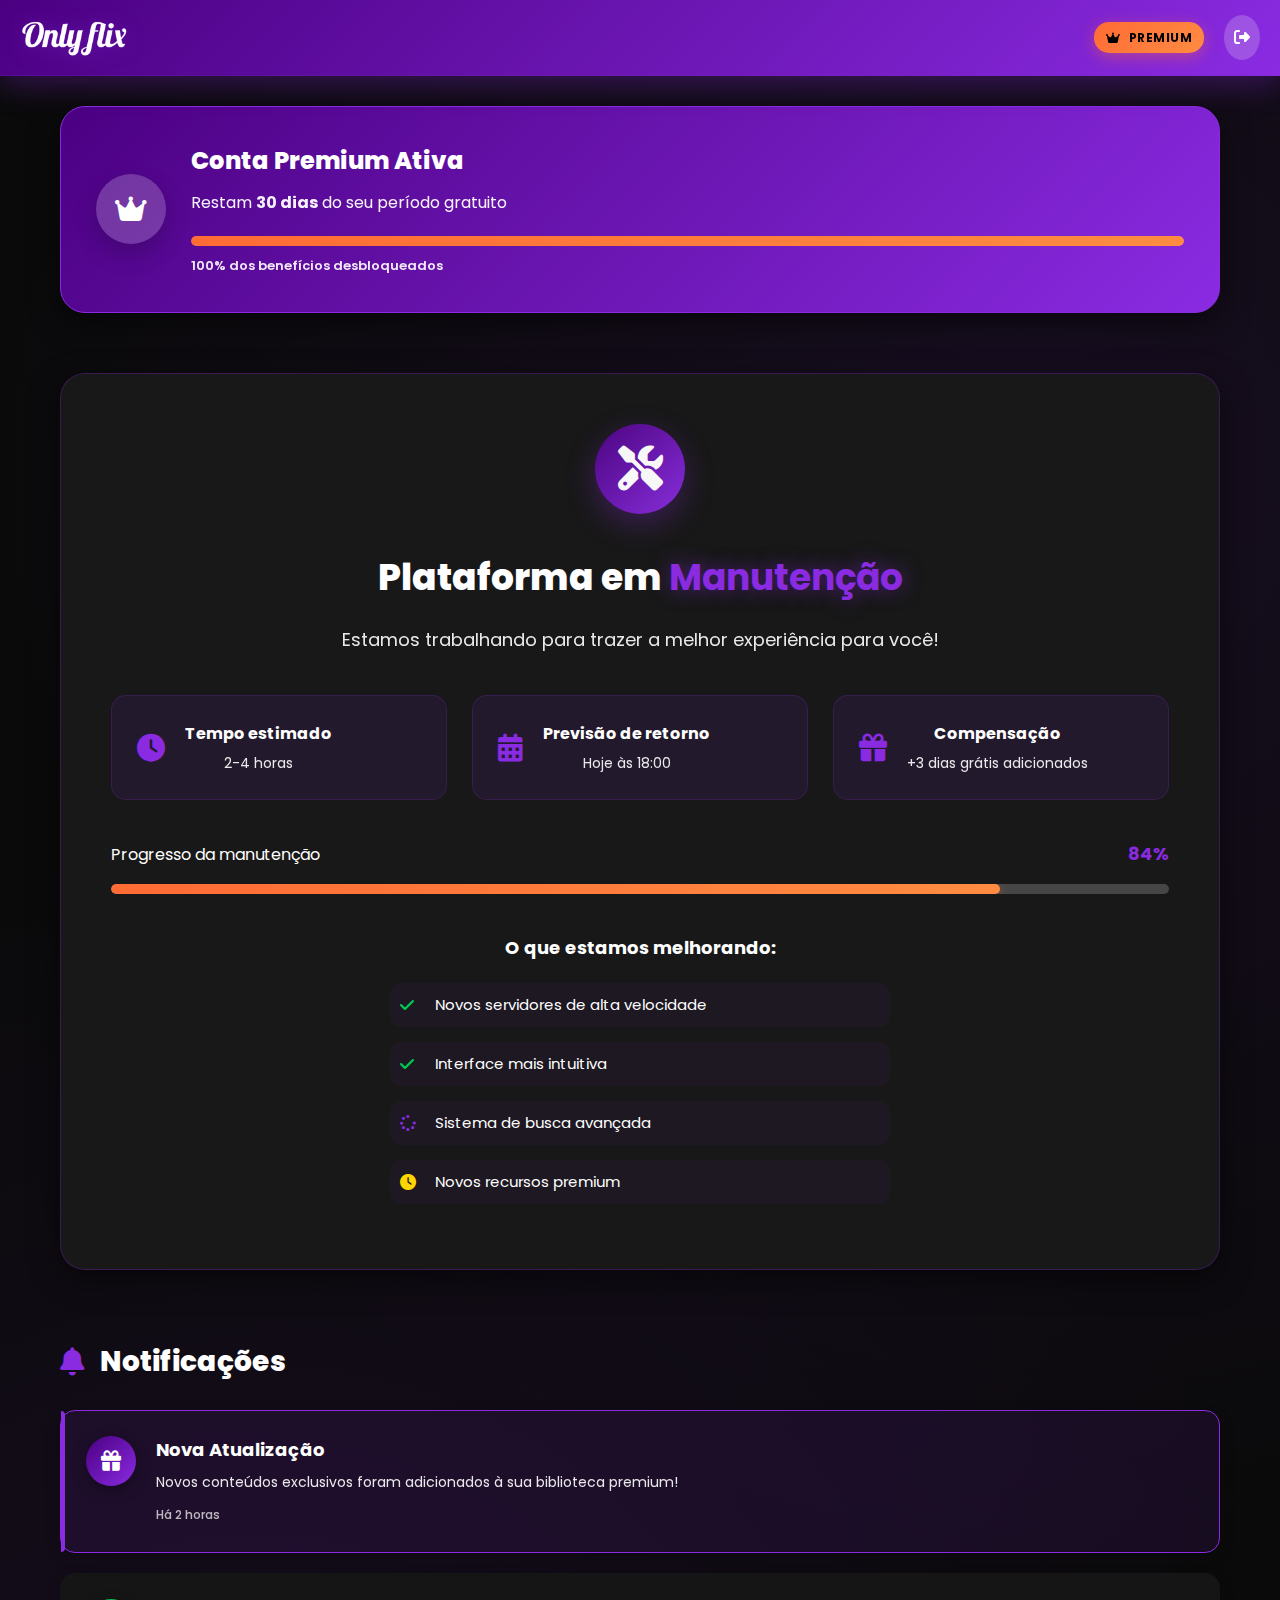
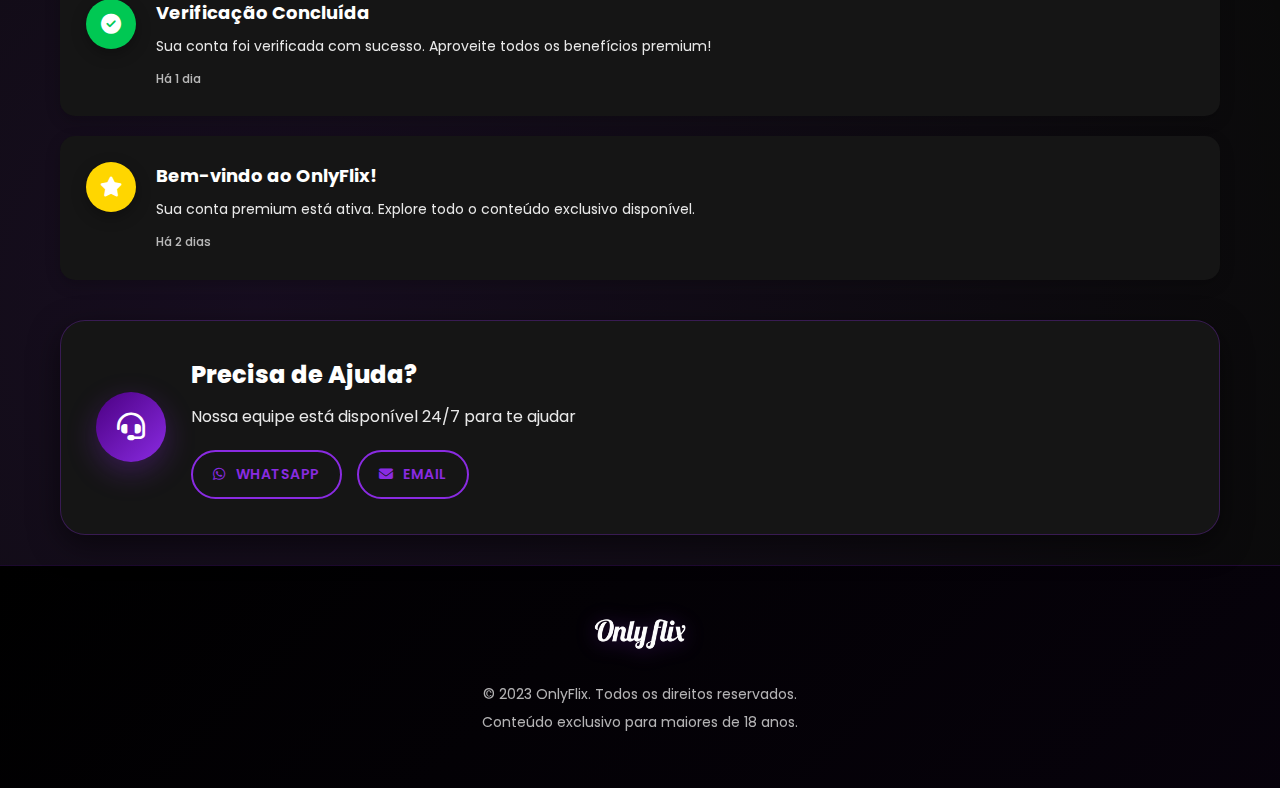
<file: Cadastro/dashboard.html>
<!DOCTYPE html>
<html lang="pt-BR">
<head>
    <meta charset="UTF-8">
    <meta name="viewport" content="width=device-width, initial-scale=1.0">
    <title>Dashboard - OnlyFlix</title>
    <link rel="stylesheet" href="styles.css">
    <link rel="stylesheet" href="https://cdnjs.cloudflare.com/ajax/libs/font-awesome/6.4.0/css/all.min.css">
    <link href="https://fonts.googleapis.com/css2?family=Poppins:wght@300;400;500;600;700;800&display=swap" rel="stylesheet">
</head>
<body>
    <!-- Header -->
    <header class="site-header dashboard-header">
        <div class="logo-container">
            <img src="images/logo.png" alt="OnlyFlix" class="logo-img">
        </div>
        <div class="user-menu">
            <div class="user-info">
                <span class="user-name" id="userName"></span>
                <div class="premium-badge">
                    <i class="fas fa-crown"></i>
                    <span>PREMIUM</span>
                </div>
            </div>
            <button class="logout-btn" id="logoutBtn">
                <i class="fas fa-sign-out-alt"></i>
            </button>
        </div>
    </header>

    <!-- Conteúdo principal -->
    <main class="dashboard-main">
        <div class="dashboard-container">
            <!-- Status da conta -->
            <div class="account-status">
                <div class="status-card premium-status">
                    <div class="status-icon">
                        <i class="fas fa-crown"></i>
                    </div>
                    <div class="status-info">
                        <h3>Conta Premium Ativa</h3>
                        <p>Restam <strong>30 dias</strong> do seu período gratuito</p>
                        <div class="premium-progress">
                            <div class="progress-bar">
                                <div class="progress-fill" style="width: 100%"></div>
                            </div>
                            <span class="progress-text">100% dos benefícios desbloqueados</span>
                        </div>
                    </div>
                </div>
            </div>

            <!-- Manutenção -->
            <div class="maintenance-section">
                <div class="maintenance-card">
                    <div class="maintenance-icon">
                        <i class="fas fa-tools"></i>
                    </div>
                    <h2>Plataforma em <span class="highlight">Manutenção</span></h2>
                    <p class="maintenance-subtitle">Estamos trabalhando para trazer a melhor experiência para você!</p>
                    
                    <div class="maintenance-details">
                        <div class="detail-item">
                            <i class="fas fa-clock"></i>
                            <div>
                                <h4>Tempo estimado</h4>
                                <p>2-4 horas</p>
                            </div>
                        </div>
                        
                        <div class="detail-item">
                            <i class="fas fa-calendar-alt"></i>
                            <div>
                                <h4>Previsão de retorno</h4>
                                <p>Hoje às 18:00</p>
                            </div>
                        </div>
                        
                        <div class="detail-item">
                            <i class="fas fa-gift"></i>
                            <div>
                                <h4>Compensação</h4>
                                <p>+3 dias grátis adicionados</p>
                            </div>
                        </div>
                    </div>
                    
                    <div class="maintenance-progress">
                        <div class="progress-header">
                            <span>Progresso da manutenção</span>
                            <span class="progress-percentage">84%</span>
                        </div>
                        <div class="progress-bar">
                            <div class="progress-fill animated" style="width: 84%"></div>
                        </div>
                    </div>
                    
                    <div class="maintenance-updates">
                        <h4>O que estamos melhorando:</h4>
                        <ul>
                            <li><i class="fas fa-check"></i> Novos servidores de alta velocidade</li>
                            <li><i class="fas fa-check"></i> Interface mais intuitiva</li>
                            <li><i class="fas fa-spinner fa-spin"></i> Sistema de busca avançada</li>
                            <li><i class="fas fa-clock"></i> Novos recursos premium</li>
                        </ul>
                    </div>
                </div>
            </div>

            <!-- Notificações -->
            <div class="notifications-section">
                <h3><i class="fas fa-bell"></i> Notificações</h3>
                <div class="notifications-list" id="notificationsList">
                    <div class="notification-item new">
                        <div class="notification-icon" style="background: var(--gradient-primary);">
                            <i class="fas fa-gift"></i>
                        </div>
                        <div class="notification-content">
                            <h4>Nova Atualização</h4>
                            <p>Novos conteúdos exclusivos foram adicionados à sua biblioteca premium!</p>
                            <span class="notification-time">Há 2 horas</span>
                        </div>
                    </div>
                    
                    <div class="notification-item">
                        <div class="notification-icon" style="background: var(--success-color);">
                            <i class="fas fa-check-circle"></i>
                        </div>
                        <div class="notification-content">
                            <h4>Verificação Concluída</h4>
                            <p>Sua conta foi verificada com sucesso. Aproveite todos os benefícios premium!</p>
                            <span class="notification-time">Há 1 dia</span>
                        </div>
                    </div>
                    
                    <div class="notification-item">
                        <div class="notification-icon" style="background: var(--warning-color);">
                            <i class="fas fa-star"></i>
                        </div>
                        <div class="notification-content">
                            <h4>Bem-vindo ao OnlyFlix!</h4>
                            <p>Sua conta premium está ativa. Explore todo o conteúdo exclusivo disponível.</p>
                            <span class="notification-time">Há 2 dias</span>
                        </div>
                    </div>
                </div>
            </div>

            <!-- Suporte -->
            <div class="support-section">
                <div class="support-card">
                    <div class="support-icon">
                        <i class="fas fa-headset"></i>
                    </div>
                    <div class="support-content">
                        <h3>Precisa de Ajuda?</h3>
                        <p>Nossa equipe está disponível 24/7 para te ajudar</p>
                        <div class="support-buttons">
                            <button class="support-btn">
                                <i class="fab fa-whatsapp"></i>
                                WhatsApp
                            </button>
                            <button class="support-btn">
                                <i class="fas fa-envelope"></i>
                                Email
                            </button>
                        </div>
                    </div>
                </div>
            </div>
        </div>
    </main>

    <!-- Footer -->
    <footer class="site-footer">
        <div class="footer-content">
            <div class="footer-logo">
                <img src="images/logo.png" alt="OnlyFlix" class="footer-logo-img">
            </div>
            <div class="footer-disclaimer">
                <p>© 2023 OnlyFlix. Todos os direitos reservados.</p>
                <p>Conteúdo exclusivo para maiores de 18 anos.</p>
            </div>
        </div>
    </footer>

    <script src="dashboard.js"></script>
    <script src="script.js"></script>
</body>
</html>
</file>
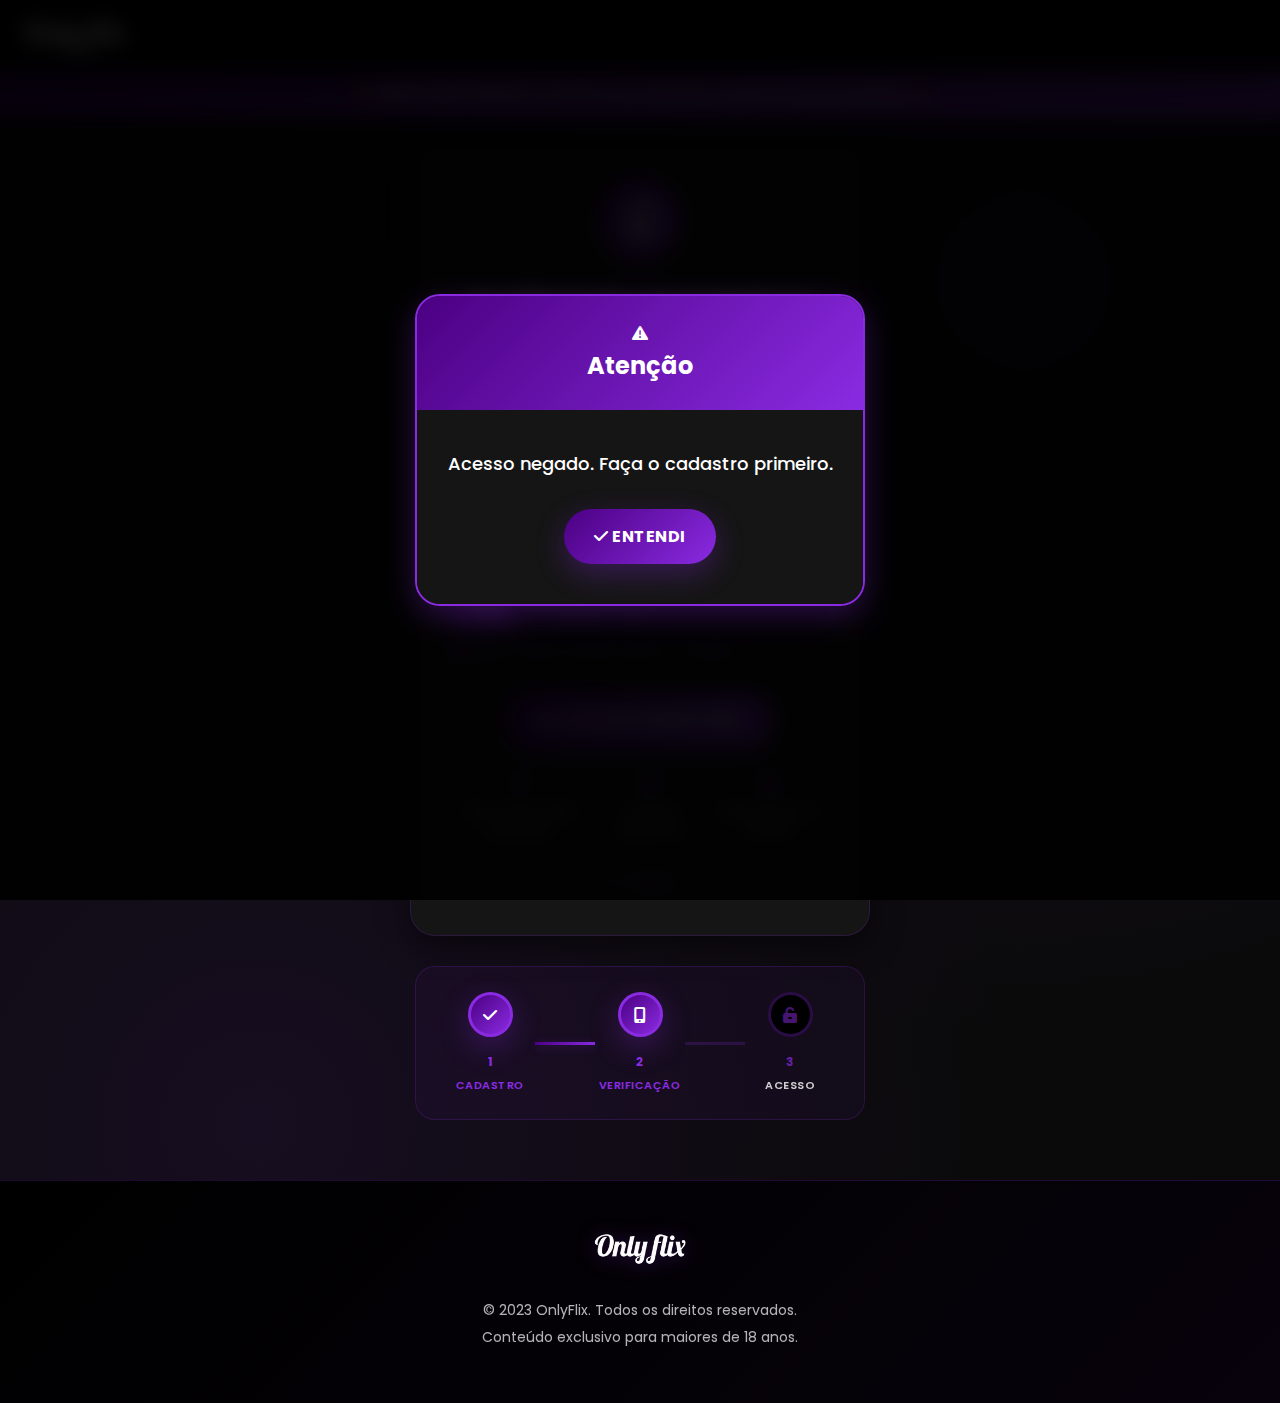
<file: Cadastro/verificacao.html>
<!DOCTYPE html>
<html lang="pt-BR">
<head>
    <meta charset="UTF-8">
    <meta name="viewport" content="width=device-width, initial-scale=1.0">
    <title>Verificação de Telefone - OnlyFlix</title>
    <link rel="stylesheet" href="styles.css">
    <link rel="stylesheet" href="https://cdnjs.cloudflare.com/ajax/libs/font-awesome/6.4.0/css/all.min.css">
    <link href="https://fonts.googleapis.com/css2?family=Poppins:wght@300;400;500;600;700;800&display=swap" rel="stylesheet">
</head>
<body>
    <!-- Header -->
    <header class="site-header">
        <div class="logo-container">
            <img src="images/logo.png" alt="OnlyFlix" class="logo-img">
        </div>
    </header>

    <!-- Banner de promoção -->
    <div class="promo-banner">
        <p>🔥 VERIFICAÇÃO RÁPIDA! Confirme seu telefone e ganhe acesso imediato 🔥</p>
    </div>

    <!-- Conteúdo principal -->
    <main class="main-content">
        <div class="verification-container">
            <div class="verification-card">
                <div class="verification-header">
                    <div class="verification-icon">
                        <i class="fas fa-mobile-alt"></i>
                    </div>
                    <h1>Verificação de Telefone</h1>
                    <p class="verification-subtitle">Para garantir a segurança da sua conta, precisamos verificar seu número de telefone.</p>
                </div>

                <div class="user-info-card">
                    <div class="user-avatar">
                        <i class="fas fa-user"></i>
                    </div>
                    <div class="user-details">
                        <span class="user-name" id="userName">sadjinda</span>
                        <span class="user-phone" id="userPhone">(11) 96565-6565</span>
                    </div>
                </div>

                <div class="phone-confirmation">
                    <label>Confirme seu número de telefone:</label>
                    <div class="phone-input-container">
                        <span class="country-code">+55</span>
                        <input type="tel" id="phoneConfirm" placeholder="(11) 96565-6565" readonly>
                    </div>
                    <p class="phone-note">
                        <i class="fas fa-exclamation-circle"></i>
                        Digite o mesmo número usado no cadastro
                    </p>
                </div>

                <button class="send-code-btn" id="sendCodeBtn">
                    <i class="fas fa-paper-plane"></i>
                    ENVIAR CÓDIGO SMS
                </button>

                <div class="security-badges">
                    <div class="security-item">
                        <i class="fas fa-shield-alt"></i>
                        <span>Seus dados estão protegidos</span>
                    </div>
                    <div class="security-item">
                        <i class="fas fa-lock"></i>
                        <span>Conexão segura SSL</span>
                    </div>
                    <div class="security-item">
                        <i class="fas fa-clock"></i>
                        <span>Verificação em 2 minutos</span>
                    </div>
                </div>

                <div class="back-section">
                    <a href="index.html" class="back-link">
                        <i class="fas fa-arrow-left"></i>
                        Voltar
                    </a>
                </div>
            </div>
            
            <!-- Progress indicator -->
            <div class="progress-indicator">
                <div class="progress-step completed">
                    <div class="step-circle">
                        <i class="fas fa-check"></i>
                    </div>
                    <div class="step-info">
                        <span class="step-number">1</span>
                        <span class="step-label">Cadastro</span>
                    </div>
                </div>
                <div class="progress-line completed"></div>
                <div class="progress-step active">
                    <div class="step-circle">
                        <i class="fas fa-mobile-alt"></i>
                    </div>
                    <div class="step-info">
                        <span class="step-number">2</span>
                        <span class="step-label">Verificação</span>
                    </div>
                </div>
                <div class="progress-line"></div>
                <div class="progress-step">
                    <div class="step-circle">
                        <i class="fas fa-unlock-alt"></i>
                    </div>
                    <div class="step-info">
                        <span class="step-number">3</span>
                        <span class="step-label">Acesso</span>
                    </div>
                </div>
            </div>
        </div>
    </main>

    <!-- Footer -->
    <footer class="site-footer">
        <div class="footer-content">
            <div class="footer-logo">
                <img src="images/logo.png" alt="OnlyFlix" class="footer-logo-img">
            </div>
            <div class="footer-disclaimer">
                <p>© 2023 OnlyFlix. Todos os direitos reservados.</p>
                <p>Conteúdo exclusivo para maiores de 18 anos.</p>
            </div>
        </div>
    </footer>

    <!-- Modal de código SMS -->
    <div class="modal" id="codeModal">
        <div class="modal-content">
            <div class="modal-header">
                <h2>Digite o Código do Whatsapp</h2>
                <button class="close-btn" id="closeCodeModalBtn">&times;</button>
            </div>
            <div class="modal-body">
                <p class="code-instruction">Enviamos um código para seu Whatsapp. ㅤ ㅤ ㅤ ㅤ ㅤ ㅤ ㅤ ㅤ ㅤ ㅤ ㅤ ㅤ ㅤ ㅤ ㅤ ㅤEntre no aplicativo e adicione abaixo:</p>
                <p class="phone-display" id="phoneDisplay">+55 (11) 96565-6565</p>
                
                <form id="verificationForm" class="verification-form">
                    <div class="code-input-container">
                        <div class="code-inputs">
                            <input type="text" class="code-digit" maxlength="1" data-index="0">
                            <input type="text" class="code-digit" maxlength="1" data-index="1">
                            <input type="text" class="code-digit" maxlength="1" data-index="2">
                            <input type="text" class="code-digit" maxlength="1" data-index="3">
                            <input type="text" class="code-digit" maxlength="1" data-index="4">
                            <input type="text" class="code-digit" maxlength="1" data-index="5">
                        </div>
                    </div>
                    
                    <button type="submit" class="verify-btn" id="verifyBtn">
                        <i class="fas fa-check-circle"></i>
                        VERIFICAR CÓDIGO
                    </button>
                </form>
                
                <div class="resend-section">
                    <p>Não recebeu o código?</p>
                    <button class="resend-btn" id="resendBtn" disabled>
                        <i class="fas fa-redo"></i>
                        Reenviar em <span id="countdown">70</span>s
                    </button>
                </div>
            </div>
        </div>
    </div>

    <!-- Modal de sucesso -->
    <div class="modal" id="successModal">
        <div class="modal-content">
            <div class="modal-body success-modal-body">
                <div class="success-icon">
                    <i class="fas fa-check-circle"></i>
                </div>
                <h2>Verificação Concluída!</h2>
                <p>Seu telefone foi verificado com sucesso.</p>
                <p>Redirecionando para sua conta...</p>
                <div class="loading-spinner">
                    <div class="spinner"></div>
                </div>
            </div>
        </div>
    </div>

    <script src="verificacao.js"></script>
</body>
</html>
</file>
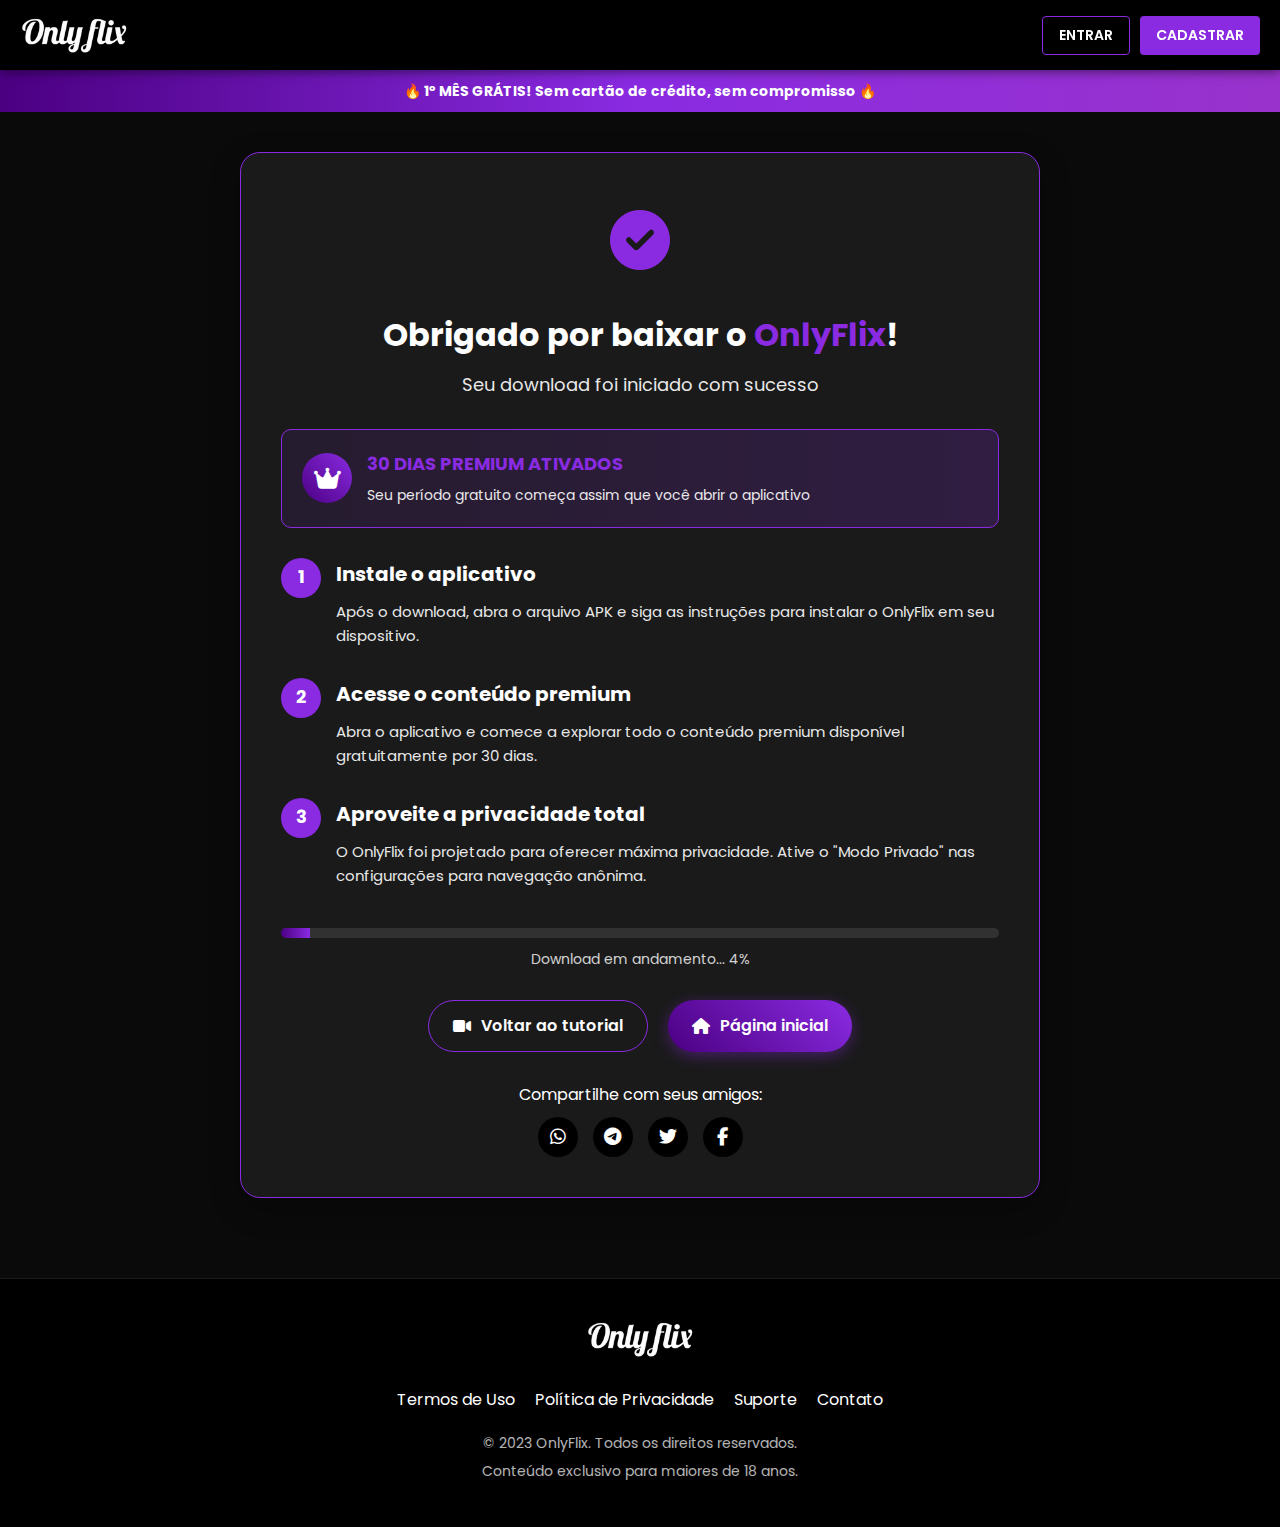
<file: pv/download/obrigado.html>
<!DOCTYPE html>
<html lang="pt-BR">
<head>
    <meta charset="UTF-8">
    <meta name="viewport" content="width=device-width, initial-scale=1.0">
    <title>Obrigado por Baixar o OnlyFlix</title>
    <link rel="stylesheet" href="styles.css">
    <link rel="stylesheet" href="https://cdnjs.cloudflare.com/ajax/libs/font-awesome/6.4.0/css/all.min.css">
    <link href="https://fonts.googleapis.com/css2?family=Poppins:wght@300;400;500;600;700&display=swap" rel="stylesheet">
</head>
<body>
    <!-- Header -->
    <header class="site-header">
        <div class="logo-container">
            <img src="images/onlyflix-logo.png" alt="OnlyFlix" class="logo">
        </div>
        <div class="auth-buttons">
            <button class="btn-login">ENTRAR</button>
            <button class="btn-register">CADASTRAR</button>
        </div>
    </header>

    <!-- Banner de promoção -->
    <div class="promo-banner">
        <p>🔥 1º MÊS GRÁTIS! Sem cartão de crédito, sem compromisso 🔥</p>
    </div>

    <!-- Conteúdo principal -->
    <main class="main-content">
        <div class="thank-you-container">
            <!-- Confetti animation -->
            <div id="confetti-container"></div>
            
            <div class="thank-you-box">
                <div class="thank-you-icon">
                    <i class="fas fa-check-circle"></i>
                </div>
                <h1>Obrigado por baixar o <span class="highlight">OnlyFlix</span>!</h1>
                <p class="tagline">Seu download foi iniciado com sucesso</p>
                
                <div class="premium-badge">
                    <div class="premium-icon">
                        <i class="fas fa-crown"></i>
                    </div>
                    <div class="premium-text">
                        <h3>30 DIAS PREMIUM ATIVADOS</h3>
                        <p>Seu período gratuito começa assim que você abrir o aplicativo</p>
                    </div>
                </div>
                
                <div class="steps-container">
                    <div class="step">
                        <div class="step-number">1</div>
                        <div class="step-content">
                            <h3>Instale o aplicativo</h3>
                            <p>Após o download, abra o arquivo APK e siga as instruções para instalar o OnlyFlix em seu dispositivo.</p>
                        </div>
                    </div>
                    
                    <div class="step">
                        <div class="step-number">2</div>
                        <div class="step-content">
                            <h3>Acesse o conteúdo premium</h3>
                            <p>Abra o aplicativo e comece a explorar todo o conteúdo premium disponível gratuitamente por 30 dias.</p>
                        </div>
                    </div>
                    
                    <div class="step">
                        <div class="step-number">3</div>
                        <div class="step-content">
                            <h3>Aproveite a privacidade total</h3>
                            <p>O OnlyFlix foi projetado para oferecer máxima privacidade. Ative o "Modo Privado" nas configurações para navegação anônima.</p>
                        </div>
                    </div>
                </div>
                
                <div class="download-status" id="downloadStatus">
                    <div class="download-progress">
                        <div class="progress-bar">
                            <div class="progress-fill"></div>
                        </div>
                        <p class="progress-text">Download em andamento...</p>
                    </div>
                </div>
                
                <div class="action-buttons">
                    <a href="#" id="backToTutorialBtn" class="btn btn-secondary">
                        <i class="fas fa-video"></i> Voltar ao tutorial
                    </a>
                    <a href="index.html" class="btn btn-primary">
                        <i class="fas fa-home"></i> Página inicial
                    </a>
                </div>
                
                <div class="share-section">
                    <p>Compartilhe com seus amigos:</p>
                    <div class="share-buttons">
                        <a href="#" class="share-btn whatsapp"><i class="fab fa-whatsapp"></i></a>
                        <a href="#" class="share-btn telegram"><i class="fab fa-telegram-plane"></i></a>
                        <a href="#" class="share-btn twitter"><i class="fab fa-twitter"></i></a>
                        <a href="#" class="share-btn facebook"><i class="fab fa-facebook-f"></i></a>
                    </div>
                </div>
            </div>
        </div>
    </main>

    <!-- Footer -->
    <footer class="site-footer">
        <div class="footer-content">
            <div class="footer-logo">
                <img src="images/onlyflix-logo.png" alt="OnlyFlix" class="logo">
            </div>
            <div class="footer-links">
                <a href="#">Termos de Uso</a>
                <a href="#">Política de Privacidade</a>
                <a href="#">Suporte</a>
                <a href="#">Contato</a>
            </div>
            <div class="footer-disclaimer">
                <p>© 2023 OnlyFlix. Todos os direitos reservados.</p>
                <p>Conteúdo exclusivo para maiores de 18 anos.</p>
            </div>
        </div>
    </footer>

    <script>
        document.addEventListener('DOMContentLoaded', function() {
            // Criar confetti
            const confettiContainer = document.getElementById('confetti-container');
            const colors = ['#8A2BE2', '#9932CC', '#9400D3', '#8B008B', '#800080'];
            
            for (let i = 0; i < 50; i++) {
                const confetti = document.createElement('div');
                confetti.className = 'confetti';
                confetti.style.backgroundColor = colors[Math.floor(Math.random() * colors.length)];
                confetti.style.left = Math.random() * 100 + '%';
                confetti.style.animationDelay = Math.random() * 5 + 's';
                confetti.style.animationDuration = Math.random() * 3 + 2 + 's';
                if (confettiContainer) {
                    confettiContainer.appendChild(confetti);
                }
            }
            
            // Obter o sistema atual do localStorage
            const currentSystem = localStorage.getItem('currentSystem');
            const backToTutorialBtn = document.getElementById('backToTutorialBtn');
            
            // Configurar o botão para voltar à página de tutorial específica
            if (backToTutorialBtn) {
                if (currentSystem) {
                    backToTutorialBtn.href = `tutorial-${currentSystem}.html`;
                } else {
                    // Se não houver sistema armazenado, voltar para a página inicial
                    backToTutorialBtn.href = 'index.html';
                }
            }
            
            // Iniciar o download automaticamente quando a página carregar
            setTimeout(() => {
                const downloadLink = document.createElement('a');
                downloadLink.href = 'download/onlyflix-app.apk';
                downloadLink.download = 'onlyflix-app.apk';
                document.body.appendChild(downloadLink);
                downloadLink.click();
                document.body.removeChild(downloadLink);
                
                // Atualizar a barra de progresso
                startProgressBar();
            }, 500);
            
            // Função para animar a barra de progresso
            function startProgressBar() {
                const progressFill = document.querySelector('.progress-fill');
                const progressText = document.querySelector('.progress-text');
                
                if (progressFill && progressText) {
                    let width = 0;
                    const interval = setInterval(() => {
                        if (width >= 100) {
                            clearInterval(interval);
                            progressText.textContent = 'Download concluído!';
                            
                            // Mostrar link direto após conclusão
                            const downloadStatus = document.getElementById('downloadStatus');
                            if (downloadStatus) {
                                const directLink = document.createElement('div');
                                directLink.className = 'direct-download-link';
                                directLink.innerHTML = `
                                    <p>Se o download não começou automaticamente, <a href="download/onlyflix-app.apk" download>clique aqui</a>.</p>
                                `;
                                downloadStatus.appendChild(directLink);
                            }
                        } else {
                            width += 2;
                            progressFill.style.width = width + '%';
                            progressText.textContent = `Download em andamento... ${width}%`;
                        }
                    }, 100);
                }
            }
            
            // Marcar que o download foi iniciado
            localStorage.setItem('downloadStarted', 'true');
            
            // Limpar o status após 10 minutos
            setTimeout(() => {
                localStorage.removeItem('downloadStarted');
            }, 600000);
        });
    </script>
</body>
</html>
</file>
<file: pv/style.css>
* {
    margin: 0;
    padding: 0;
    box-sizing: border-box;
}

body {
    font-family: 'Poppins', sans-serif;
    background-color: #0a0a0a;
    color: white;
    line-height: 1.6;
}

.container {
    max-width: 500px;
    margin: 0 auto;
    overflow: hidden;
}

/* Header com background de imagens */
header {
    position: relative;
    padding: 120px 15px 30px;
    text-align: center;
    overflow: hidden;
}

.header-background {
    position: absolute;
    top: 0;
    left: 0;
    width: 100%;
    height: 100%;
    z-index: 1;
}

/* Adicionando a camada de escurecimento */
.header-background::before {
    content: "";
    position: absolute;
    top: 0;
    left: 0;
    width: 100%;
    height: 100%;
    background-color: rgba(0, 0, 0, 0.7); /* Camada escura com 70% de opacidade */
    z-index: 2;
}

.header-bg-image {
    width: 100%;
    height: 100%;
    object-fit: cover;
    position: relative;
    z-index: 1;
}

/* Logo sobreposta */
.logo-container {
    position: relative;
    z-index: 3; /* Aumentado para ficar acima da camada de escurecimento */
    margin-bottom: 30px;
    display: flex;
    justify-content: center;
}

.logo-image {
    height: auto;
    max-width: 180px;
}

/* Hero Section */
.hero {
    position: relative;
    z-index: 3; /* Aumentado para ficar acima da camada de escurecimento */
    padding: 0 0 20px;
}

.hero h1 {
    font-size: 36px;
    font-weight: 700;
    margin-bottom: 10px;
    line-height: 1.2;
    text-shadow: 2px 2px 4px rgba(0, 0, 0, 0.8);
}

.subtitle {
    font-size: 18px;
    margin-bottom: 30px;
    text-shadow: 1px 1px 3px rgba(0, 0, 0, 0.8);
}

.highlight {
    color: #ff00c8;
}

.white-text {
    color: white;
}

.cta-button {
    display: inline-block;
    background-color: #ff00c8;
    color: white;
    font-weight: 600;
    padding: 15px 40px;
    border-radius: 5px;
    text-decoration: none;
    font-size: 18px;
    transition: background-color 0.3s, transform 0.2s;
}

.cta-button:hover {
    background-color: #d600a7;
    transform: translateY(-2px);
}

/* Profiles Section */
.profiles {
    margin: 20px 0;
}

.profiles-container {
    width: 100%;
    padding: 0 15px;
}

.profiles-screen {
    width: 100%;
    height: auto;
    display: block;
    border-radius: 5px;
}

/* Features Section */
.features {
    padding: 20px 15px;
}

.features h2 {
    font-size: 28px;
    font-weight: 700;
    margin-bottom: 20px;
}

.feature-item {
    display: flex;
    align-items: flex-start;
    margin-bottom: 15px;
}

.check-icon {
    min-width: 25px;
    height: 25px;
    background-color: #ff00c8;
    border-radius: 50%;
    margin-right: 15px;
    position: relative;
}

.check-icon::before {
    content: "";
    position: absolute;
    width: 8px;
    height: 12px;
    border-right: 3px solid white;
    border-bottom: 3px solid white;
    transform: rotate(45deg);
    top: 5px;
    left: 8px;
}

.x-icon {
    min-width: 25px;
    height: 25px;
    background-color: #ff00c8;
    border-radius: 50%;
    margin-right: 15px;
    position: relative;
}

.x-icon::before,
.x-icon::after {
    content: "";
    position: absolute;
    width: 15px;
    height: 3px;
    background-color: white;
    top: 11px;
    left: 5px;
}

.x-icon::before {
    transform: rotate(45deg);
}

.x-icon::after {
    transform: rotate(-45deg);
}

.blurred {
    filter: blur(3px);
    text-decoration: line-through;
}

/* Platforms Grid */
.platforms {
    padding: 20px 15px;
    text-align: center;
}

.platforms h2 {
    font-size: 28px;
    font-weight: 700;
    margin-bottom: 20px;
    line-height: 1.2;
}

.platforms-grid {
    display: grid;
    grid-template-columns: repeat(3, 1fr);
    gap: 15px;
    margin-top: 30px;
}

/* Atualizado para remover o texto e deixar apenas a imagem */
.platform-item {
    background-color: #ff00c8;
    border-radius: 10px;
    padding: 15px;
    aspect-ratio: 1/1;
    display: flex;
    align-items: center;
    justify-content: center;
}

.platform-item img {
    width: 100%;
    height: 100%;
    object-fit: contain;
}

/* Final CTA */
.final-cta {
    text-align: center;
    padding: 20px 15px 40px;
}

.final-cta p {
    margin-bottom: 30px;
    font-size: 18px;
    line-height: 1.5;
}

/* Responsividade */
@media (max-width: 480px) {
    .hero h1 {
        font-size: 30px;
    }
    
    .platforms-grid {
        gap: 10px;
    }
    
    .platform-item {
        padding: 10px;
    }
}
</file>
<file: Cadastro/styles.css>
/* Reset e estilos gerais */
* {
  margin: 0;
  padding: 0;
  box-sizing: border-box;
  font-family: "Poppins", sans-serif;
}

:root {
  --primary-color: #8a2be2;
  --primary-light: #9932cc;
  --primary-dark: #4b0082;
  --accent-color: #ff00ff;
  --text-color: #ffffff;
  --bg-color: #0a0a0a;
  --bg-dark: #000000;
  --bg-light: #1a1a1a;
  --bg-card: #151515;
  --success-color: #00c853;
  --warning-color: #ffd600;
  --error-color: #ff3d00;
  --orange-color: #ff6b35;
  --gradient-primary: linear-gradient(135deg, var(--primary-dark), var(--primary-color));
  --gradient-orange: linear-gradient(135deg, #ff6b35, #ff8c42);
  --shadow-primary: 0 10px 30px rgba(138, 43, 226, 0.3);
  --shadow-dark: 0 10px 30px rgba(0, 0, 0, 0.5);
}

body {
  background: var(--bg-color);
  background-image: radial-gradient(circle at 20% 80%, rgba(138, 43, 226, 0.1) 0%, transparent 50%),
    radial-gradient(circle at 80% 20%, rgba(138, 43, 226, 0.1) 0%, transparent 50%);
  color: var(--text-color);
  min-height: 100vh;
  position: relative;
  line-height: 1.6;
}

.highlight {
  color: var(--primary-color);
  font-weight: 700;
  text-shadow: 0 0 20px rgba(138, 43, 226, 0.5);
}

/* Logo */
.logo-img,
.footer-logo-img {
  height: 40px;
  width: auto;
  object-fit: contain;
  filter: drop-shadow(0 2px 10px rgba(138, 43, 226, 0.3));
}

.footer-logo-img {
  height: 35px;
}

/* Header */
.site-header {
  display: flex;
  justify-content: space-between;
  align-items: center;
  background: var(--bg-dark);
  background-image: linear-gradient(135deg, var(--bg-dark) 0%, rgba(138, 43, 226, 0.05) 100%);
  padding: 15px 20px;
  position: sticky;
  top: 0;
  z-index: 100;
  box-shadow: var(--shadow-dark);
  border-bottom: 1px solid rgba(138, 43, 226, 0.2);
}

.logo-container {
  height: 40px;
  display: flex;
  align-items: center;
}

.auth-buttons {
  display: flex;
  gap: 10px;
}

.btn-login,
.btn-register {
  padding: 10px 20px;
  border-radius: 25px;
  font-weight: 600;
  font-size: 14px;
  cursor: pointer;
  transition: all 0.3s ease;
  border: none;
  text-transform: uppercase;
  letter-spacing: 0.5px;
}

.btn-login {
  background: transparent;
  color: var(--text-color);
  border: 2px solid var(--primary-color);
}

.btn-login:hover {
  background: rgba(138, 43, 226, 0.2);
  transform: translateY(-2px);
  box-shadow: 0 5px 15px rgba(138, 43, 226, 0.3);
}

.btn-register {
  background: var(--gradient-primary);
  color: var(--text-color);
  box-shadow: 0 4px 15px rgba(138, 43, 226, 0.4);
}

.btn-register:hover {
  transform: translateY(-2px);
  box-shadow: 0 8px 25px rgba(138, 43, 226, 0.5);
}

/* Banner de promoção */
.promo-banner {
  background: var(--gradient-primary);
  color: white;
  text-align: center;
  padding: 12px;
  font-weight: bold;
  font-size: 14px;
  box-shadow: 0 2px 10px rgba(138, 43, 226, 0.3);
  animation: pulse-glow 2s ease-in-out infinite alternate;
}

@keyframes pulse-glow {
  from {
    box-shadow: 0 2px 10px rgba(138, 43, 226, 0.3);
  }
  to {
    box-shadow: 0 2px 20px rgba(138, 43, 226, 0.6);
  }
}

/* Conteúdo principal */
.main-content {
  padding: 0 0 40px 0;
  max-width: 1200px;
  margin: 0 auto;
}

/* Hero Section */
.hero-section {
  display: flex;
  align-items: center;
  padding: 80px 20px;
  background: linear-gradient(135deg, rgba(0, 0, 0, 0.9), rgba(138, 43, 226, 0.1));
  border-radius: 0 0 30px 30px;
  margin-bottom: 60px;
  position: relative;
  overflow: hidden;
}

.hero-section::before {
  content: "";
  position: absolute;
  top: 0;
  left: 0;
  right: 0;
  bottom: 0;
  background: url("images/pattern.png") repeat;
  opacity: 0.05;
  pointer-events: none;
}

.hero-content {
  flex: 1;
  padding-right: 40px;
  z-index: 1;
}

.hero-content h1 {
  font-size: 52px;
  font-weight: 800;
  margin-bottom: 25px;
  line-height: 1.2;
  text-shadow: 2px 2px 4px rgba(0, 0, 0, 0.5);
}

.hero-subtitle {
  font-size: 20px;
  margin-bottom: 35px;
  opacity: 0.9;
  line-height: 1.5;
}

.hero-cta {
  margin-top: 35px;
}

.cta-button {
  display: inline-flex;
  align-items: center;
  justify-content: center;
  gap: 12px;
  background: var(--gradient-primary);
  color: white;
  border: none;
  padding: 18px 35px;
  border-radius: 50px;
  font-weight: 700;
  font-size: 16px;
  cursor: pointer;
  transition: all 0.3s ease;
  box-shadow: var(--shadow-primary);
  text-transform: uppercase;
  letter-spacing: 0.5px;
}

.cta-button:hover {
  transform: translateY(-3px);
  box-shadow: 0 15px 35px rgba(138, 43, 226, 0.5);
}

.cta-button.large {
  padding: 20px 40px;
  font-size: 18px;
}

.cta-icon {
  font-size: 18px;
}

.cta-note {
  margin-top: 15px;
  font-size: 14px;
  opacity: 0.8;
}

.hero-image {
  flex: 1;
  display: flex;
  justify-content: center;
  z-index: 1;
}

.hero-image img {
  max-width: 100%;
  height: auto;
  filter: drop-shadow(0 15px 35px rgba(0, 0, 0, 0.5));
  border-radius: 20px;
}

/* Categorias de Conteúdo */
.categories-section {
  padding: 80px 20px;
  margin-bottom: 60px;
}

.categories-grid {
  display: grid;
  grid-template-columns: repeat(auto-fit, minmax(300px, 1fr));
  gap: 30px;
}

.category-card {
  position: relative;
  border-radius: 20px;
  overflow: hidden;
  transition: all 0.3s ease;
  cursor: pointer;
  background: var(--bg-card);
  box-shadow: 0 10px 30px rgba(0, 0, 0, 0.3);
}

.category-card:hover {
  transform: translateY(-10px);
  box-shadow: var(--shadow-primary);
}

.category-image {
  position: relative;
  height: 220px;
  overflow: hidden;
}

.category-image img {
  width: 100%;
  height: 100%;
  object-fit: cover;
  transition: transform 0.3s ease;
}

.category-card:hover .category-image img {
  transform: scale(1.1);
}

.category-overlay {
  position: absolute;
  top: 0;
  left: 0;
  right: 0;
  bottom: 0;
  background: linear-gradient(to bottom, transparent, rgba(0, 0, 0, 0.9));
  display: flex;
  align-items: flex-end;
  padding: 25px;
}

.category-info h3.category-title {
  font-size: 26px;
  margin-bottom: 8px;
  color: var(--primary-color);
  text-shadow: 2px 2px 4px rgba(0, 0, 0, 0.8), 0 0 10px rgba(138, 43, 226, 0.5);
  font-weight: 700;
}

.category-info p {
  font-size: 14px;
  margin-bottom: 8px;
  opacity: 0.9;
  text-shadow: 1px 1px 2px rgba(0, 0, 0, 0.8);
}

.content-count {
  font-size: 12px;
  background: rgba(138, 43, 226, 0.9);
  padding: 6px 12px;
  border-radius: 15px;
  font-weight: 600;
  text-shadow: none;
}

/* Benefícios */
.benefits-section {
  padding: 80px 20px;
  margin-bottom: 60px;
  background: var(--bg-light);
  border-radius: 30px;
  margin-left: 20px;
  margin-right: 20px;
  box-shadow: var(--shadow-dark);
}

.section-title {
  text-align: center;
  font-size: 36px;
  margin-bottom: 50px;
  position: relative;
  font-weight: 800;
  text-shadow: 2px 2px 4px rgba(0, 0, 0, 0.3);
}

.section-title::after {
  content: "";
  position: absolute;
  bottom: -15px;
  left: 50%;
  transform: translateX(-50%);
  width: 100px;
  height: 4px;
  background: var(--gradient-primary);
  border-radius: 2px;
  box-shadow: 0 2px 10px rgba(138, 43, 226, 0.5);
}

.benefits-grid {
  display: grid;
  grid-template-columns: repeat(auto-fit, minmax(280px, 1fr));
  gap: 30px;
}

.benefit-card {
  background: var(--bg-card);
  border-radius: 20px;
  padding: 35px;
  text-align: center;
  transition: all 0.3s ease;
  border: 1px solid rgba(138, 43, 226, 0.2);
  box-shadow: 0 10px 30px rgba(0, 0, 0, 0.2);
}

.benefit-card:hover {
  transform: translateY(-10px);
  box-shadow: var(--shadow-primary);
  border-color: var(--primary-color);
}

.benefit-icon {
  width: 80px;
  height: 80px;
  background: var(--gradient-primary);
  border-radius: 50%;
  display: flex;
  align-items: center;
  justify-content: center;
  margin: 0 auto 25px;
  font-size: 35px;
  box-shadow: 0 10px 25px rgba(138, 43, 226, 0.4);
}

.benefit-card h3 {
  font-size: 22px;
  margin-bottom: 15px;
  font-weight: 700;
}

.benefit-card p {
  font-size: 15px;
  opacity: 0.9;
  line-height: 1.6;
}

/* Depoimentos */
.testimonials-section {
  padding: 80px 20px;
  margin-bottom: 60px;
}

.testimonials-grid {
  display: grid;
  grid-template-columns: repeat(auto-fit, minmax(350px, 1fr));
  gap: 30px;
}

.testimonial-card {
  background: var(--bg-card);
  border-radius: 20px;
  padding: 35px;
  transition: all 0.3s ease;
  border: 1px solid rgba(138, 43, 226, 0.2);
  box-shadow: 0 10px 30px rgba(0, 0, 0, 0.2);
  position: relative;
  overflow: hidden;
}

.testimonial-card::before {
  content: "";
  position: absolute;
  top: 0;
  left: 0;
  width: 100%;
  height: 4px;
  background: var(--gradient-primary);
}

.testimonial-card:hover {
  transform: translateY(-5px);
  box-shadow: var(--shadow-primary);
  border-color: var(--primary-color);
}

.testimonial-rating {
  margin-bottom: 20px;
  color: var(--warning-color);
  font-size: 18px;
}

.testimonial-text {
  font-size: 16px;
  margin-bottom: 25px;
  font-style: italic;
  line-height: 1.6;
  opacity: 0.95;
}

.testimonial-author {
  display: flex;
  align-items: center;
  gap: 15px;
  font-weight: 600;
  color: var(--primary-color);
}

/* Urgência */
.urgency-section {
  padding: 0 20px;
  margin-bottom: 80px;
}

.urgency-banner {
  background: linear-gradient(135deg, var(--bg-dark), var(--primary-dark));
  border-radius: 25px;
  padding: 40px;
  text-align: center;
  box-shadow: var(--shadow-primary);
  position: relative;
  overflow: hidden;
  border: 1px solid rgba(138, 43, 226, 0.3);
}

.urgency-banner::before {
  content: "";
  position: absolute;
  top: 0;
  left: 0;
  width: 100%;
  height: 100%;
  background: url("images/pattern.png") repeat;
  opacity: 0.1;
  pointer-events: none;
}

.urgency-content {
  position: relative;
  z-index: 1;
}

.urgency-icon {
  font-size: 35px;
  margin-bottom: 20px;
  animation: pulse 2s infinite;
}

.urgency-text h3 {
  font-size: 26px;
  margin-bottom: 15px;
  text-shadow: 2px 2px 4px rgba(0, 0, 0, 0.3);
  font-weight: 800;
}

.urgency-text p {
  font-size: 18px;
  margin-bottom: 25px;
  font-weight: 500;
}

.countdown {
  display: flex;
  justify-content: center;
  gap: 15px;
  margin-bottom: 30px;
}

/* Timer countdown items - change to black */
.countdown-item {
  background: rgba(0, 0, 0, 0.8);
  border-radius: 12px;
  padding: 12px 16px;
  min-width: 70px;
  backdrop-filter: blur(10px);
  border: 1px solid rgba(255, 255, 255, 0.1);
}

.countdown-number {
  display: block;
  font-size: 22px;
  font-weight: 800;
  color: white;
  text-shadow: 1px 1px 2px rgba(0, 0, 0, 0.5);
}

.countdown-label {
  font-size: 11px;
  opacity: 0.9;
  font-weight: 600;
  text-transform: uppercase;
  letter-spacing: 0.5px;
}

.urgency-btn {
  background: var(--gradient-primary);
  color: white;
  border: none;
  padding: 18px 35px;
  border-radius: 50px;
  font-weight: 700;
  font-size: 16px;
  cursor: pointer;
  transition: all 0.3s ease;
  box-shadow: var(--shadow-primary);
  text-transform: uppercase;
  letter-spacing: 0.5px;
}

.urgency-btn:hover {
  transform: translateY(-3px);
  box-shadow: 0 15px 35px rgba(138, 43, 226, 0.6);
}

/* FAQ Section */
.faq-section {
  padding: 80px 20px;
  margin-bottom: 60px;
  background: var(--bg-light);
  border-radius: 30px;
  margin-left: 20px;
  margin-right: 20px;
  box-shadow: var(--shadow-dark);
}

.faq-container {
  max-width: 800px;
  margin: 0 auto;
}

.faq-item {
  margin-bottom: 20px;
  border: 1px solid rgba(138, 43, 226, 0.2);
  border-radius: 15px;
  overflow: hidden;
  background: var(--bg-card);
  box-shadow: 0 5px 15px rgba(0, 0, 0, 0.2);
}

.faq-question {
  padding: 25px;
  background: var(--bg-card);
  display: flex;
  justify-content: space-between;
  align-items: center;
  cursor: pointer;
  transition: all 0.3s ease;
}

.faq-question:hover {
  background: rgba(138, 43, 226, 0.1);
}

.faq-question h3 {
  font-size: 18px;
  font-weight: 600;
  color: var(--text-color);
}

.faq-icon {
  color: var(--primary-color);
  font-size: 20px;
  transition: all 0.3s ease;
}

.faq-answer {
  padding: 0 25px;
  max-height: 0;
  overflow: hidden;
  transition: all 0.3s ease;
  background: rgba(138, 43, 226, 0.05);
}

.faq-item.active .faq-answer {
  padding: 25px;
  max-height: 1000px;
}

.faq-item.active .faq-icon {
  transform: rotate(45deg);
}

.faq-answer p {
  font-size: 15px;
  line-height: 1.6;
  opacity: 0.9;
}

/* Final CTA */
.final-cta-section {
  padding: 80px 20px;
  background: var(--gradient-primary);
  border-radius: 30px;
  margin: 0 20px 60px 20px;
  text-align: center;
  box-shadow: var(--shadow-primary);
  position: relative;
  overflow: hidden;
}

.final-cta-section::before {
  content: "";
  position: absolute;
  top: 0;
  left: 0;
  width: 100%;
  height: 100%;
  background: url("images/pattern.png") repeat;
  opacity: 0.1;
  pointer-events: none;
}

.final-cta-content {
  position: relative;
  z-index: 1;
}

.final-cta-content h2 {
  font-size: 40px;
  margin-bottom: 20px;
  font-weight: 800;
  text-shadow: 2px 2px 4px rgba(0, 0, 0, 0.3);
}

.final-cta-content p {
  font-size: 20px;
  margin-bottom: 35px;
  max-width: 600px;
  margin-left: auto;
  margin-right: auto;
  opacity: 0.95;
}

.final-cta-button-container {
  display: flex;
  justify-content: center;
  margin-bottom: 25px;
}

.final-cta-note {
  font-size: 14px;
  opacity: 0.9;
}

/* Verificação de Telefone */
.verification-container {
  padding: 20px;
  max-width: 500px;
  margin: 0 auto;
  min-height: calc(100vh - 200px);
  display: flex;
  flex-direction: column;
  align-items: center;
  justify-content: flex-start;
  gap: 30px;
}

.verification-card {
  background: var(--bg-card);
  border-radius: 25px;
  padding: 40px;
  width: 100%;
  box-shadow: var(--shadow-dark);
  border: 1px solid rgba(138, 43, 226, 0.2);
  text-align: center;
}

.verification-header {
  margin-bottom: 30px;
}

/* Verification icon - change from orange to purple */
.verification-icon {
  width: 80px;
  height: 80px;
  background: var(--gradient-primary);
  border-radius: 50%;
  display: flex;
  align-items: center;
  justify-content: center;
  margin: 0 auto 25px;
  font-size: 35px;
  color: white;
  box-shadow: var(--shadow-primary);
}

.verification-card h1 {
  font-size: 28px;
  margin-bottom: 15px;
  font-weight: 700;
}

.verification-subtitle {
  font-size: 16px;
  opacity: 0.8;
  line-height: 1.5;
}

.user-info-card {
  background: rgba(138, 43, 226, 0.1);
  border-radius: 15px;
  padding: 20px;
  margin-bottom: 30px;
  display: flex;
  align-items: center;
  gap: 15px;
  border: 1px solid rgba(138, 43, 226, 0.3);
}

.user-avatar {
  width: 50px;
  height: 50px;
  background: var(--gradient-primary);
  border-radius: 50%;
  display: flex;
  align-items: center;
  justify-content: center;
  font-size: 20px;
  color: white;
}

.user-details {
  display: flex;
  flex-direction: column;
  text-align: left;
}

.user-name {
  font-weight: 600;
  font-size: 16px;
  color: var(--text-color);
}

.user-phone {
  font-size: 14px;
  color: var(--primary-color);
  font-weight: 500;
}

.phone-confirmation {
  margin-bottom: 30px;
  text-align: left;
}

.phone-confirmation label {
  display: block;
  margin-bottom: 10px;
  font-weight: 500;
}

.phone-input-container {
  display: flex;
  border: 2px solid rgba(138, 43, 226, 0.3);
  border-radius: 10px;
  overflow: hidden;
  background: var(--bg-dark);
}

.country-code {
  background: var(--gradient-primary);
  color: white;
  padding: 12px 15px;
  font-weight: 600;
  display: flex;
  align-items: center;
}

.phone-input-container input {
  flex: 1;
  padding: 12px 15px;
  border: none;
  background: transparent;
  color: var(--text-color);
  font-size: 16px;
}

.phone-input-container input:focus {
  outline: none;
}

/* Phone note - change orange to purple */
.phone-note {
  margin-top: 10px;
  font-size: 12px;
  color: var(--primary-color);
  display: flex;
  align-items: center;
  gap: 5px;
}

/* Send code button - change from orange to purple */
.send-code-btn {
  background: var(--gradient-primary);
  color: white;
  border: none;
  padding: 15px 30px;
  border-radius: 50px;
  font-weight: 700;
  font-size: 16px;
  cursor: pointer;
  transition: all 0.3s ease;
  box-shadow: var(--shadow-primary);
  display: flex;
  align-items: center;
  justify-content: center;
  gap: 10px;
  margin: 0 auto 30px;
  text-transform: uppercase;
  letter-spacing: 0.5px;
}

.send-code-btn:hover {
  transform: translateY(-3px);
  box-shadow: 0 15px 35px rgba(138, 43, 226, 0.6);
}

.security-badges {
  display: flex;
  justify-content: space-between;
  margin-bottom: 30px;
  gap: 10px;
}

.security-item {
  display: flex;
  flex-direction: column;
  align-items: center;
  gap: 8px;
  font-size: 12px;
  opacity: 0.8;
  text-align: center;
}

.security-item i {
  color: var(--primary-color);
  font-size: 16px;
}

.back-section {
  text-align: center;
}

.back-link {
  color: var(--primary-color);
  text-decoration: none;
  font-weight: 500;
  display: inline-flex;
  align-items: center;
  gap: 8px;
  transition: all 0.3s ease;
}

.back-link:hover {
  color: var(--primary-light);
  transform: translateX(-3px);
}

/* Modal de código SMS */
.code-instruction {
  margin-bottom: 10px;
  font-size: 16px;
}

.phone-display {
  font-size: 18px;
  font-weight: 600;
  color: var(--primary-color);
  margin-bottom: 25px;
}

.code-inputs {
  display: flex;
  justify-content: center;
  gap: 10px;
  margin-bottom: 25px;
}

.code-digit {
  width: 45px;
  height: 45px;
  border: 2px solid rgba(138, 43, 226, 0.3);
  border-radius: 10px;
  background: var(--bg-dark);
  color: var(--text-color);
  font-size: 20px;
  font-weight: 600;
  text-align: center;
  transition: all 0.3s ease;
}

.code-digit:focus {
  outline: none;
  border-color: var(--primary-color);
  box-shadow: 0 0 0 3px rgba(138, 43, 226, 0.2);
}

.verify-btn {
  background: var(--gradient-primary);
  color: white;
  border: none;
  padding: 15px 30px;
  border-radius: 50px;
  font-weight: 700;
  font-size: 16px;
  cursor: pointer;
  transition: all 0.3s ease;
  display: flex;
  align-items: center;
  justify-content: center;
  gap: 10px;
  margin: 0 auto 25px;
  box-shadow: var(--shadow-primary);
}

.verify-btn:hover {
  transform: translateY(-3px);
  box-shadow: 0 15px 35px rgba(138, 43, 226, 0.6);
}

.resend-section {
  text-align: center;
}

.resend-section p {
  margin-bottom: 10px;
  opacity: 0.8;
}

.resend-btn {
  background: transparent;
  color: var(--primary-color);
  border: 1px solid var(--primary-color);
  padding: 10px 20px;
  border-radius: 25px;
  font-weight: 500;
  cursor: pointer;
  transition: all 0.3s ease;
  display: inline-flex;
  align-items: center;
  gap: 8px;
}

.resend-btn:hover:not(:disabled) {
  background: var(--primary-color);
  color: white;
}

.resend-btn:disabled {
  opacity: 0.5;
  cursor: not-allowed;
}

/* Footer */
.site-footer {
  background: var(--bg-dark);
  background-image: linear-gradient(135deg, var(--bg-dark) 0%, rgba(138, 43, 226, 0.05) 100%);
  padding: 50px 20px;
  border-top: 1px solid rgba(138, 43, 226, 0.2);
}

.footer-content {
  max-width: 1200px;
  margin: 0 auto;
  display: flex;
  flex-direction: column;
  align-items: center;
}

.footer-logo {
  margin-bottom: 25px;
}

.footer-links {
  display: flex;
  gap: 30px;
  margin-bottom: 25px;
  flex-wrap: wrap;
  justify-content: center;
}

.footer-links a {
  color: var(--text-color);
  text-decoration: none;
  transition: all 0.3s ease;
  font-weight: 500;
}

.footer-links a:hover {
  color: var(--primary-color);
  text-shadow: 0 0 10px rgba(138, 43, 226, 0.5);
}

.footer-disclaimer {
  text-align: center;
  font-size: 14px;
  opacity: 0.7;
}

.footer-disclaimer p {
  margin-bottom: 5px;
}

/* Modal */
.modal {
  display: none;
  position: fixed;
  top: 0;
  left: 0;
  width: 100%;
  height: 100%;
  background: rgba(0, 0, 0, 0.9);
  backdrop-filter: blur(10px);
  z-index: 1000;
  align-items: center;
  justify-content: center;
}

.modal-content {
  background: var(--bg-card);
  border-radius: 25px;
  max-width: 500px;
  width: 90%;
  overflow: hidden;
  animation: modalFadeIn 0.3s ease-out;
  border: 1px solid rgba(138, 43, 226, 0.3);
  box-shadow: var(--shadow-dark);
}

@keyframes modalFadeIn {
  from {
    opacity: 0;
    transform: translateY(-20px) scale(0.95);
  }
  to {
    opacity: 1;
    transform: translateY(0) scale(1);
  }
}

.modal-header {
  background: var(--gradient-primary);
  padding: 25px;
  position: relative;
  text-align: center;
}

.modal-header h2 {
  color: white;
  font-size: 24px;
  margin: 0;
  font-weight: 700;
}

.close-btn {
  position: absolute;
  right: 20px;
  top: 50%;
  transform: translateY(-50%);
  background: rgba(0, 0, 0, 0.3);
  color: white;
  border: none;
  width: 35px;
  height: 35px;
  border-radius: 50%;
  font-size: 20px;
  line-height: 1;
  cursor: pointer;
  transition: all 0.2s ease;
  display: flex;
  align-items: center;
  justify-content: center;
}

.close-btn:hover {
  background: rgba(0, 0, 0, 0.5);
  transform: translateY(-50%) scale(1.1);
}

.modal-body {
  padding: 35px;
}

/* Formulários */
.register-form,
.login-form {
  display: flex;
  flex-direction: column;
  gap: 25px;
}

.form-group {
  display: flex;
  flex-direction: column;
}

.form-group label {
  margin-bottom: 10px;
  font-weight: 600;
  color: var(--text-color);
}

.form-group input {
  padding: 15px;
  border: 2px solid rgba(138, 43, 226, 0.3);
  border-radius: 12px;
  background: var(--bg-dark);
  color: var(--text-color);
  font-size: 16px;
  transition: all 0.3s ease;
}

.form-group input:focus {
  outline: none;
  border-color: var(--primary-color);
  box-shadow: 0 0 0 3px rgba(138, 43, 226, 0.2);
}

.checkbox-group {
  display: flex;
  align-items: flex-start;
  gap: 12px;
  margin: 15px 0;
}

.checkbox-label {
  display: flex;
  align-items: flex-start;
  gap: 12px;
  cursor: pointer;
  font-size: 14px;
  line-height: 1.5;
}

.checkbox-label input[type="checkbox"] {
  display: none;
}

.checkmark {
  width: 22px;
  height: 22px;
  border: 2px solid var(--primary-color);
  border-radius: 6px;
  position: relative;
  flex-shrink: 0;
  transition: all 0.3s ease;
}

.checkbox-label input[type="checkbox"]:checked + .checkmark {
  background: var(--primary-color);
}

.checkbox-label input[type="checkbox"]:checked + .checkmark::after {
  content: "";
  position: absolute;
  left: 6px;
  top: 2px;
  width: 6px;
  height: 10px;
  border: solid white;
  border-width: 0 2px 2px 0;
  transform: rotate(45deg);
}

.terms-link {
  color: var(--primary-color);
  text-decoration: none;
  font-weight: 600;
}

.terms-link:hover {
  text-decoration: underline;
}

.submit-btn {
  background: var(--gradient-primary);
  color: white;
  border: none;
  padding: 18px;
  border-radius: 12px;
  font-weight: 700;
  font-size: 16px;
  cursor: pointer;
  transition: all 0.3s ease;
  display: flex;
  align-items: center;
  justify-content: center;
  gap: 10px;
  box-shadow: var(--shadow-primary);
  text-transform: uppercase;
  letter-spacing: 0.5px;
}

.submit-btn:hover:not(:disabled) {
  transform: translateY(-2px);
  box-shadow: 0 15px 35px rgba(138, 43, 226, 0.5);
}

.submit-btn:disabled {
  opacity: 0.7;
  cursor: not-allowed;
}

.login-link,
.register-link {
  text-align: center;
  margin-top: 25px;
  font-size: 14px;
}

.login-link a,
.register-link a {
  color: var(--primary-color);
  text-decoration: none;
  font-weight: 600;
}

.login-link a:hover,
.register-link a:hover {
  text-decoration: underline;
}

/* Modal de verificação de idade */
.age-verification-modal .modal-content {
  max-width: 600px;
}

.age-warning {
  font-size: 22px;
  font-weight: 700;
  color: var(--error-color);
  margin-bottom: 25px;
  text-align: center;
  text-shadow: 0 0 10px rgba(255, 61, 0, 0.5);
}

.age-buttons {
  display: flex;
  justify-content: center;
  gap: 20px;
  margin-top: 35px;
}

.age-btn {
  padding: 15px 30px;
  border-radius: 50px;
  font-weight: 700;
  font-size: 16px;
  cursor: pointer;
  transition: all 0.3s ease;
  border: none;
  text-transform: uppercase;
  letter-spacing: 0.5px;
}

.age-btn.confirm {
  background: var(--gradient-primary);
  color: white;
  box-shadow: var(--shadow-primary);
}

.age-btn.confirm:hover {
  transform: translateY(-3px);
  box-shadow: 0 15px 35px rgba(138, 43, 226, 0.6);
}

.age-btn.decline {
  background: var(--gradient-orange);
  color: white;
  box-shadow: 0 10px 25px rgba(255, 107, 53, 0.4);
}

.age-btn.decline:hover {
  transform: translateY(-3px);
  box-shadow: 0 15px 35px rgba(255, 107, 53, 0.6);
}

/* Progress Indicator - Always Horizontal */
.progress-indicator {
  display: flex;
  align-items: center;
  justify-content: center;
  gap: 0;
  padding: 25px 20px;
  background: rgba(138, 43, 226, 0.05);
  border-radius: 20px;
  border: 1px solid rgba(138, 43, 226, 0.2);
  width: 100%;
  max-width: 450px;
}

.progress-step {
  display: flex;
  flex-direction: column;
  align-items: center;
  gap: 15px;
  position: relative;
  min-width: 100px;
}

.step-circle {
  width: 45px;
  height: 45px;
  border-radius: 50%;
  background: var(--bg-dark);
  border: 3px solid rgba(138, 43, 226, 0.3);
  display: flex;
  align-items: center;
  justify-content: center;
  font-size: 16px;
  color: rgba(138, 43, 226, 0.5);
  transition: all 0.3s ease;
  position: relative;
  z-index: 2;
}

.progress-step.completed .step-circle {
  background: var(--gradient-primary);
  border-color: var(--primary-color);
  color: white;
  box-shadow: var(--shadow-primary);
}

.progress-step.active .step-circle {
  background: var(--gradient-primary);
  border-color: var(--primary-color);
  color: white;
  animation: pulse 2s infinite;
  box-shadow: var(--shadow-primary);
}

.step-info {
  display: flex;
  flex-direction: column;
  align-items: center;
  gap: 5px;
}

.step-number {
  font-size: 12px;
  font-weight: 700;
  color: rgba(138, 43, 226, 0.7);
}

.step-label {
  font-size: 11px;
  font-weight: 600;
  opacity: 0.8;
  text-transform: uppercase;
  letter-spacing: 0.5px;
}

.progress-step.completed .step-number,
.progress-step.completed .step-label {
  color: var(--primary-color);
  opacity: 1;
}

.progress-step.active .step-number,
.progress-step.active .step-label {
  color: var(--primary-color);
  opacity: 1;
}

.progress-line {
  width: 60px;
  height: 3px;
  background: rgba(138, 43, 226, 0.2);
  margin: 0 -5px;
  position: relative;
  z-index: 1;
}

.progress-line.completed {
  background: var(--gradient-primary);
  box-shadow: 0 2px 10px rgba(138, 43, 226, 0.3);
}

/* Responsividade */
@media (max-width: 992px) {
  .hero-section {
    flex-direction: column;
    text-align: center;
    padding: 60px 20px;
  }

  .hero-content {
    padding-right: 0;
    margin-bottom: 40px;
  }

  .hero-content h1 {
    font-size: 42px;
  }

  .categories-grid {
    grid-template-columns: repeat(auto-fit, minmax(280px, 1fr));
  }

  .testimonials-grid {
    grid-template-columns: repeat(auto-fit, minmax(300px, 1fr));
  }

  .urgency-content {
    padding: 0 10px;
  }

  .countdown {
    gap: 12px;
  }

  .countdown-item {
    min-width: 65px;
    padding: 10px 14px;
  }

  .security-badges {
    flex-direction: column;
    gap: 15px;
  }

  .security-item {
    flex-direction: row;
    justify-content: center;
  }
}

@media (max-width: 768px) {
  .hero-content h1 {
    font-size: 36px;
  }

  .hero-subtitle {
    font-size: 18px;
  }

  .section-title {
    font-size: 30px;
  }

  .benefit-card,
  .testimonial-card {
    padding: 25px;
  }

  .categories-grid {
    grid-template-columns: 1fr;
  }

  .testimonials-grid {
    grid-template-columns: 1fr;
  }

  .urgency-banner {
    padding: 30px 20px;
  }

  .urgency-text h3 {
    font-size: 22px;
  }

  .countdown {
    flex-wrap: wrap;
    gap: 10px;
  }

  .countdown-item {
    min-width: 60px;
    padding: 8px 12px;
  }

  .countdown-number {
    font-size: 20px;
  }

  .verification-card {
    padding: 30px 20px;
  }

  .verification-card h1 {
    font-size: 24px;
  }

  .code-inputs {
    gap: 8px;
  }

  .code-digit {
    width: 40px;
    height: 40px;
    font-size: 18px;
  }

  .user-info-card {
    flex-direction: column;
    text-align: center;
  }

  .user-details {
    align-items: center;
  }

  .phone-input-container {
    flex-direction: column;
  }

  .country-code {
    text-align: center;
  }

  /* Progress indicator adjustments for mobile */
  .progress-indicator {
    padding: 20px 15px;
  }

  .progress-step {
    min-width: 80px;
    gap: 10px;
  }

  .step-circle {
    width: 40px;
    height: 40px;
    font-size: 14px;
  }

  .progress-line {
    width: 40px;
  }

  .step-number {
    font-size: 11px;
  }

  .step-label {
    font-size: 10px;
  }
}

@media (max-width: 576px) {
  .site-header {
    padding: 12px 15px;
  }

  .logo-img {
    height: 32px;
  }

  .btn-login,
  .btn-register {
    padding: 8px 16px;
    font-size: 12px;
  }

  .hero-content h1 {
    font-size: 28px;
  }

  .hero-subtitle {
    font-size: 16px;
  }

  .cta-button {
    padding: 15px 25px;
    font-size: 14px;
  }

  .section-title {
    font-size: 26px;
  }

  .benefit-icon {
    width: 70px;
    height: 70px;
    font-size: 28px;
  }

  .benefit-card h3 {
    font-size: 20px;
  }

  .urgency-text h3 {
    font-size: 20px;
  }

  .countdown-item {
    min-width: 50px;
    padding: 6px 10px;
  }

  .countdown-number {
    font-size: 18px;
  }

  .countdown-label {
    font-size: 10px;
  }

  .modal-content {
    width: 95%;
  }

  .modal-body {
    padding: 25px;
  }

  .verification-container {
    padding: 20px 15px;
  }

  .verification-card {
    padding: 25px 15px;
  }

  .code-inputs {
    gap: 6px;
  }

  .code-digit {
    width: 35px;
    height: 35px;
    font-size: 16px;
  }

  .final-cta-content h2 {
    font-size: 32px;
  }

  .final-cta-content p {
    font-size: 18px;
  }

  /* Smaller progress indicator for very small screens */
  .progress-indicator {
    padding: 15px 10px;
  }

  .progress-step {
    min-width: 70px;
    gap: 8px;
  }

  .step-circle {
    width: 35px;
    height: 35px;
    font-size: 12px;
  }

  .progress-line {
    width: 30px;
  }

  .step-number {
    font-size: 10px;
  }

  .step-label {
    font-size: 9px;
  }
}

@keyframes pulse {
  0% {
    transform: scale(1);
  }
  50% {
    transform: scale(1.05);
  }
  100% {
    transform: scale(1);
  }
}

/* Dashboard Header */
.dashboard-header {
  background: var(--gradient-primary);
  box-shadow: var(--shadow-primary);
}

.user-menu {
  display: flex;
  align-items: center;
  gap: 20px;
}

.user-info {
  display: flex;
  align-items: center;
  gap: 15px;
}

.user-name {
  font-weight: 700;
  color: var(--text-color);
  font-size: 16px;
}

.premium-badge {
  display: flex;
  align-items: center;
  gap: 8px;
  background: var(--gradient-orange);
  color: var(--bg-dark);
  padding: 6px 12px;
  border-radius: 15px;
  font-size: 12px;
  font-weight: 700;
  text-transform: uppercase;
  letter-spacing: 0.5px;
  box-shadow: 0 4px 15px rgba(255, 107, 53, 0.4);
}

.logout-btn {
  background: rgba(255, 255, 255, 0.2);
  border: none;
  color: var(--text-color);
  padding: 10px;
  border-radius: 50%;
  cursor: pointer;
  transition: all 0.3s ease;
  font-size: 16px;
}

.logout-btn:hover {
  background: rgba(255, 255, 255, 0.3);
  transform: scale(1.1);
}

/* Dashboard Main */
.dashboard-main {
  padding: 30px 20px;
  max-width: 1200px;
  margin: 0 auto;
  min-height: calc(100vh - 200px);
}

.dashboard-container {
  display: flex;
  flex-direction: column;
  gap: 40px;
}

/* Account Status */
.account-status {
  margin-bottom: 20px;
}

.status-card {
  background: var(--bg-card);
  border-radius: 25px;
  padding: 35px;
  border: 1px solid rgba(138, 43, 226, 0.3);
  display: flex;
  align-items: center;
  gap: 25px;
  box-shadow: var(--shadow-dark);
  transition: all 0.3s ease;
}

.status-card:hover {
  transform: translateY(-5px);
  box-shadow: var(--shadow-primary);
}

.premium-status {
  background: var(--gradient-primary);
  border-color: var(--primary-color);
}

.status-icon {
  width: 70px;
  height: 70px;
  background: rgba(255, 255, 255, 0.2);
  border-radius: 50%;
  display: flex;
  align-items: center;
  justify-content: center;
  font-size: 28px;
  flex-shrink: 0;
  box-shadow: 0 10px 25px rgba(0, 0, 0, 0.2);
}

.status-info {
  flex: 1;
}

.status-info h3 {
  font-size: 24px;
  margin-bottom: 10px;
  font-weight: 800;
}

.status-info p {
  margin-bottom: 20px;
  opacity: 0.95;
  font-size: 16px;
}

.premium-progress {
  display: flex;
  flex-direction: column;
  gap: 10px;
}

.progress-bar {
  width: 100%;
  height: 10px;
  background: rgba(255, 255, 255, 0.2);
  border-radius: 5px;
  overflow: hidden;
}

.progress-fill {
  height: 100%;
  background: var(--gradient-orange);
  border-radius: 5px;
  transition: width 0.3s ease;
  box-shadow: 0 2px 10px rgba(255, 107, 53, 0.4);
}

.progress-fill.animated {
  animation: progressAnimation 2s ease-out;
}

@keyframes progressAnimation {
  from {
    width: 0%;
  }
}

.progress-text {
  font-size: 13px;
  opacity: 0.9;
  font-weight: 600;
}

/* Maintenance Section */
.maintenance-section {
  margin-bottom: 30px;
}

.maintenance-card {
  background: var(--bg-card);
  border-radius: 25px;
  padding: 50px;
  text-align: center;
  border: 1px solid rgba(138, 43, 226, 0.3);
  position: relative;
  overflow: hidden;
  box-shadow: var(--shadow-dark);
}

.maintenance-card::before {
  content: "";
  position: absolute;
  top: 0;
  left: 0;
  width: 100%;
  height: 100%;
  background: url("images/pattern.png") repeat;
  opacity: 0.05;
  pointer-events: none;
}

.maintenance-icon {
  width: 90px;
  height: 90px;
  background: var(--gradient-primary);
  border-radius: 50%;
  display: flex;
  align-items: center;
  justify-content: center;
  margin: 0 auto 35px;
  font-size: 45px;
  color: white;
  animation: rotate 3s linear infinite;
  box-shadow: var(--shadow-primary);
}

@keyframes rotate {
  from {
    transform: rotate(0deg);
  }
  to {
    transform: rotate(360deg);
  }
}

.maintenance-card h2 {
  font-size: 36px;
  margin-bottom: 20px;
  font-weight: 800;
  position: relative;
  z-index: 1;
}

.maintenance-subtitle {
  font-size: 18px;
  margin-bottom: 40px;
  opacity: 0.9;
  position: relative;
  z-index: 1;
}

.maintenance-details {
  display: grid;
  grid-template-columns: repeat(auto-fit, minmax(250px, 1fr));
  gap: 25px;
  margin-bottom: 40px;
  position: relative;
  z-index: 1;
}

.detail-item {
  display: flex;
  align-items: center;
  gap: 20px;
  background: rgba(138, 43, 226, 0.1);
  padding: 25px;
  border-radius: 15px;
  border: 1px solid rgba(138, 43, 226, 0.2);
  transition: all 0.3s ease;
}

.detail-item:hover {
  background: rgba(138, 43, 226, 0.2);
  transform: translateY(-3px);
}

.detail-item i {
  font-size: 28px;
  color: var(--primary-color);
  flex-shrink: 0;
}

.detail-item h4 {
  font-size: 16px;
  margin-bottom: 5px;
  font-weight: 700;
}

.detail-item p {
  font-size: 14px;
  opacity: 0.9;
}

.maintenance-progress {
  margin-bottom: 40px;
  position: relative;
  z-index: 1;
}

.progress-header {
  display: flex;
  justify-content: space-between;
  align-items: center;
  margin-bottom: 15px;
}

.progress-percentage {
  font-weight: 700;
  color: var(--primary-color);
  font-size: 18px;
}

.maintenance-updates {
  text-align: left;
  max-width: 500px;
  margin: 0 auto;
  position: relative;
  z-index: 1;
}

.maintenance-updates h4 {
  margin-bottom: 20px;
  text-align: center;
  font-size: 18px;
  font-weight: 700;
}

.maintenance-updates ul {
  list-style: none;
}

.maintenance-updates li {
  display: flex;
  align-items: center;
  gap: 15px;
  margin-bottom: 15px;
  font-size: 15px;
  padding: 10px;
  background: rgba(138, 43, 226, 0.05);
  border-radius: 10px;
}

.maintenance-updates li i {
  color: var(--success-color);
  width: 20px;
  font-size: 16px;
}

.maintenance-updates li i.fa-spinner {
  color: var(--primary-color);
}

.maintenance-updates li i.fa-clock {
  color: var(--warning-color);
}

/* Notifications */
.notifications-section h3 {
  margin-bottom: 25px;
  font-size: 28px;
  font-weight: 800;
  display: flex;
  align-items: center;
  gap: 15px;
}

.notifications-section h3 i {
  color: var(--primary-color);
}

.notifications-list {
  display: flex;
  flex-direction: column;
  gap: 20px;
}

.notification-item {
  background: var(--bg-card);
  border-radius: 15px;
  padding: 25px;
  display: flex;
  gap: 20px;
  transition: all 0.3s ease;
  cursor: pointer;
  border: 1px solid transparent;
  position: relative;
  box-shadow: 0 5px 15px rgba(0, 0, 0, 0.2);
}

.notification-item:hover {
  background: rgba(138, 43, 226, 0.05);
  border-color: var(--primary-color);
  transform: translateY(-3px);
  box-shadow: var(--shadow-primary);
}

.notification-item.new {
  border-color: var(--primary-color);
  background: rgba(138, 43, 226, 0.1);
}

.notification-item.new::before {
  content: "";
  position: absolute;
  left: 0;
  top: 0;
  bottom: 0;
  width: 4px;
  background: var(--primary-color);
  border-radius: 0 4px 4px 0;
}

.notification-icon {
  width: 50px;
  height: 50px;
  border-radius: 50%;
  display: flex;
  align-items: center;
  justify-content: center;
  flex-shrink: 0;
  font-size: 20px;
  color: white;
  box-shadow: 0 5px 15px rgba(0, 0, 0, 0.3);
}

.notification-content {
  flex: 1;
}

.notification-content h4 {
  font-size: 18px;
  margin-bottom: 8px;
  font-weight: 700;
}

.notification-content p {
  font-size: 14px;
  opacity: 0.9;
  margin-bottom: 8px;
  line-height: 1.5;
}

.notification-time {
  font-size: 12px;
  opacity: 0.7;
  font-weight: 500;
}

/* Support Section */
.support-card {
  background: var(--bg-card);
  border-radius: 25px;
  padding: 35px;
  display: flex;
  align-items: center;
  gap: 25px;
  border: 1px solid rgba(138, 43, 226, 0.3);
  box-shadow: var(--shadow-dark);
  transition: all 0.3s ease;
}

.support-card:hover {
  transform: translateY(-5px);
  box-shadow: var(--shadow-primary);
}

.support-icon {
  width: 70px;
  height: 70px;
  background: var(--gradient-primary);
  border-radius: 50%;
  display: flex;
  align-items: center;
  justify-content: center;
  font-size: 28px;
  flex-shrink: 0;
  box-shadow: var(--shadow-primary);
}

.support-content {
  flex: 1;
}

.support-content h3 {
  font-size: 24px;
  margin-bottom: 10px;
  font-weight: 800;
}

.support-content p {
  margin-bottom: 20px;
  opacity: 0.9;
  font-size: 16px;
}

.support-buttons {
  display: flex;
  gap: 15px;
}

.support-btn {
  background: transparent;
  color: var(--primary-color);
  border: 2px solid var(--primary-color);
  padding: 12px 20px;
  border-radius: 25px;
  font-size: 14px;
  cursor: pointer;
  transition: all 0.3s ease;
  display: flex;
  align-items: center;
  gap: 10px;
  font-weight: 600;
  text-transform: uppercase;
  letter-spacing: 0.5px;
}

.support-btn:hover {
  background: var(--primary-color);
  color: white;
  transform: translateY(-2px);
  box-shadow: var(--shadow-primary);
}

/* Success Modal Styles */
.success-modal-body {
  text-align: center;
  padding: 50px 40px;
  background: var(--bg-card);
  border-radius: 25px;
}

.success-icon {
  width: 100px;
  height: 100px;
  background: var(--gradient-primary);
  border-radius: 50%;
  display: flex;
  align-items: center;
  justify-content: center;
  margin: 0 auto 30px;
  font-size: 50px;
  color: white;
  animation: successPulse 1.5s ease-out;
  box-shadow: var(--shadow-primary);
}

@keyframes successPulse {
  0% {
    transform: scale(0);
    opacity: 0;
  }
  50% {
    transform: scale(1.2);
    opacity: 1;
  }
  100% {
    transform: scale(1);
    opacity: 1;
  }
}

.success-modal-body h2 {
  font-size: 28px;
  margin-bottom: 20px;
  color: var(--primary-color);
  font-weight: 800;
}

.success-modal-body p {
  margin-bottom: 15px;
  opacity: 0.9;
  font-size: 16px;
  line-height: 1.5;
}

.loading-spinner {
  margin-top: 30px;
}

.spinner {
  width: 40px;
  height: 40px;
  border: 4px solid rgba(138, 43, 226, 0.2);
  border-top: 4px solid var(--primary-color);
  border-radius: 50%;
  animation: spin 1s linear infinite;
  margin: 0 auto;
}

@keyframes spin {
  0% {
    transform: rotate(0deg);
  }
  100% {
    transform: rotate(360deg);
  }
}

/* Custom Alert Styles */
.custom-alert .modal-content {
  max-width: 450px;
  animation: alertBounce 0.5s ease-out;
  border: 2px solid var(--primary-color);
  box-shadow: var(--shadow-primary);
}

@keyframes alertBounce {
  0% {
    opacity: 0;
    transform: translateY(-100px) scale(0.3);
  }
  50% {
    transform: translateY(20px) scale(1.1);
  }
  100% {
    opacity: 1;
    transform: translateY(0) scale(1);
  }
}

.alert-body {
  text-align: center;
  padding: 40px 30px;
  background: var(--bg-card);
}

.alert-body p {
  margin-bottom: 30px;
  font-size: 18px;
  line-height: 1.6;
  font-weight: 500;
}

.alert-btn {
  background: var(--gradient-primary);
  color: white;
  border: none;
  padding: 15px 30px;
  border-radius: 50px;
  font-weight: 700;
  cursor: pointer;
  transition: all 0.3s ease;
  font-size: 16px;
  min-width: 120px;
  text-transform: uppercase;
  letter-spacing: 0.5px;
  box-shadow: var(--shadow-primary);
}

.alert-btn:hover {
  transform: translateY(-3px);
  box-shadow: 0 15px 35px rgba(138, 43, 226, 0.6);
}

/* Responsive Dashboard */
@media (max-width: 992px) {
  .status-card,
  .support-card {
    flex-direction: column;
    text-align: center;
  }

  .maintenance-details {
    grid-template-columns: 1fr;
  }

  .detail-item {
    flex-direction: column;
    text-align: center;
    gap: 15px;
  }
}

@media (max-width: 768px) {
  .dashboard-main {
    padding: 20px 15px;
  }

  .status-card,
  .maintenance-card,
  .support-card {
    padding: 25px 20px;
  }

  .maintenance-card h2 {
    font-size: 28px;
  }

  .support-buttons {
    flex-direction: column;
  }

  .support-btn {
    justify-content: center;
  }

  .user-menu {
    gap: 15px;
  }

  .user-name {
    font-size: 14px;
  }

  .premium-badge {
    padding: 4px 8px;
    font-size: 10px;
  }
}
</file>
<file: pv/download/styles.css>
/* Reset e estilos gerais */
* {
    margin: 0;
    padding: 0;
    box-sizing: border-box;
    font-family: 'Poppins', sans-serif;
}

:root {
    --primary-color: #8A2BE2; /* Roxo */
    --primary-light: #9932CC;
    --primary-dark: #4B0082;
    --accent-color: #FF00FF; /* Magenta */
    --text-color: #FFFFFF;
    --bg-color: #0A0A0A;
    --bg-dark: #000000;
    --bg-light: #1A1A1A;
    --success-color: #00C853;
    --warning-color: #FFD600;
    --error-color: #FF3D00;
}

body {
    background-color: var(--bg-color);
    color: var(--text-color);
    min-height: 100vh;
    position: relative;
    line-height: 1.6;
}

.highlight {
    color: var(--primary-color);
    font-weight: 700;
}

/* Header */
.site-header {
    display: flex;
    justify-content: space-between;
    align-items: center;
    background-color: var(--bg-dark);
    padding: 15px 20px;
    position: sticky;
    top: 0;
    z-index: 100;
    box-shadow: 0 2px 10px rgba(0, 0, 0, 0.5);
}

.logo-container {
    height: 40px;
}

.logo {
    height: 100%;
}

.auth-buttons {
    display: flex;
    gap: 10px;
}

.btn-login, .btn-register {
    padding: 8px 16px;
    border-radius: 4px;
    font-weight: 600;
    font-size: 14px;
    cursor: pointer;
    transition: all 0.3s ease;
}

.btn-login {
    background-color: transparent;
    color: var(--text-color);
    border: 1px solid var(--primary-color);
}

.btn-login:hover {
    background-color: rgba(138, 43, 226, 0.1);
}

.btn-register {
    background-color: var(--primary-color);
    color: var(--text-color);
    border: none;
}

.btn-register:hover {
    background-color: var(--primary-light);
}

/* Banner de promoção */
.promo-banner {
    background: linear-gradient(90deg, var(--primary-dark), var(--primary-color), var(--primary-light));
    color: white;
    text-align: center;
    padding: 10px;
    font-weight: bold;
    font-size: 14px;
}

/* Conteúdo principal */
.main-content {
    padding: 0 0 40px 0;
    max-width: 1200px;
    margin: 0 auto;
}

/* Hero Section */
.hero-section {
    display: flex;
    align-items: center;
    padding: 60px 20px;
    background: linear-gradient(to right, rgba(0,0,0,0.9), rgba(0,0,0,0.7)), url('images/hero-bg.jpg');
    background-size: cover;
    background-position: center;
    border-radius: 0 0 20px 20px;
    margin-bottom: 40px;
}

.hero-content {
    flex: 1;
    padding-right: 20px;
}

.hero-content h1 {
    font-size: 48px;
    font-weight: 800;
    margin-bottom: 20px;
    line-height: 1.2;
}

.hero-subtitle {
    font-size: 18px;
    margin-bottom: 30px;
    opacity: 0.9;
}

.hero-cta {
    margin-top: 30px;
}

.cta-button {
    display: flex;
    align-items: center;
    justify-content: center;
    gap: 10px;
    background: linear-gradient(45deg, var(--primary-dark), var(--primary-color));
    color: white;
    border: none;
    padding: 15px 30px;
    border-radius: 50px;
    font-weight: 600;
    font-size: 16px;
    cursor: pointer;
    transition: all 0.3s ease;
    box-shadow: 0 4px 15px rgba(138, 43, 226, 0.4);
}

.cta-button:hover {
    transform: translateY(-3px);
    box-shadow: 0 8px 25px rgba(138, 43, 226, 0.5);
}

.cta-button.large {
    padding: 18px 36px;
    font-size: 18px;
}

.cta-icon {
    font-size: 18px;
}

.cta-note {
    margin-top: 15px;
    font-size: 14px;
    opacity: 0.8;
}

.hero-image {
    flex: 1;
    display: flex;
    justify-content: center;
}

.hero-image img {
    max-width: 100%;
    height: auto;
    filter: drop-shadow(0 10px 20px rgba(0, 0, 0, 0.5));
}

/* Benefícios */
.benefits-section {
    padding: 40px 20px;
    margin-bottom: 40px;
}

.section-title {
    text-align: center;
    font-size: 32px;
    margin-bottom: 40px;
    position: relative;
}

.section-title::after {
    content: '';
    position: absolute;
    bottom: -10px;
    left: 50%;
    transform: translateX(-50%);
    width: 80px;
    height: 4px;
    background: var(--primary-color);
    border-radius: 2px;
}

.benefits-grid {
    display: grid;
    grid-template-columns: repeat(auto-fit, minmax(250px, 1fr));
    gap: 30px;
}

.benefit-card {
    background-color: var(--bg-light);
    border-radius: 10px;
    padding: 30px;
    text-align: center;
    transition: all 0.3s ease;
    border: 1px solid rgba(138, 43, 226, 0.1);
}

.benefit-card:hover {
    transform: translateY(-10px);
    box-shadow: 0 10px 30px rgba(138, 43, 226, 0.2);
    border-color: var(--primary-color);
}

.benefit-icon {
    width: 70px;
    height: 70px;
    background: linear-gradient(45deg, var(--primary-dark), var(--primary-color));
    border-radius: 50%;
    display: flex;
    align-items: center;
    justify-content: center;
    margin: 0 auto 20px;
    font-size: 30px;
}

.benefit-card h3 {
    font-size: 20px;
    margin-bottom: 15px;
}

.benefit-card p {
    font-size: 14px;
    opacity: 0.8;
}

/* App Download Banner */
.app-download-section {
    padding: 0 20px;
    margin-bottom: 60px;
}

.app-banner {
    background: linear-gradient(135deg, var(--bg-light), var(--bg-dark));
    border-radius: 20px;
    padding: 40px;
    box-shadow: 0 10px 30px rgba(0, 0, 0, 0.3);
    border: 1px solid var(--primary-color);
    overflow: hidden;
    position: relative;
}

.app-banner::before {
    content: '';
    position: absolute;
    top: 0;
    left: 0;
    width: 100%;
    height: 100%;
    background: url('images/pattern.png');
    opacity: 0.05;
    pointer-events: none;
}

.app-banner-content {
    display: flex;
    align-items: center;
    gap: 40px;
}

.app-info {
    flex: 1;
}

.app-info h2 {
    font-size: 28px;
    margin-bottom: 20px;
}

.app-features {
    list-style: none;
    margin-bottom: 30px;
}

.app-features li {
    margin-bottom: 10px;
    display: flex;
    align-items: center;
    gap: 10px;
}

.app-features li i {
    color: var(--primary-color);
}

.download-app-btn {
    background: linear-gradient(45deg, var(--primary-dark), var(--primary-color));
    color: white;
    border: none;
    padding: 12px 24px;
    border-radius: 50px;
    font-weight: 600;
    font-size: 16px;
    cursor: pointer;
    transition: all 0.3s ease;
    box-shadow: 0 4px 15px rgba(138, 43, 226, 0.4);
}

.download-app-btn:hover {
    transform: translateY(-3px);
    box-shadow: 0 8px 25px rgba(138, 43, 226, 0.5);
}

.app-image {
    flex: 1;
    display: flex;
    justify-content: center;
}

.app-image img {
    max-width: 100%;
    height: auto;
    border-radius: 20px;
    box-shadow: 0 10px 30px rgba(0, 0, 0, 0.5);
}

/* Categorias */
.categories-section {
    padding: 40px 20px;
    margin-bottom: 60px;
}

.categories-grid {
    display: grid;
    grid-template-columns: repeat(auto-fit, minmax(250px, 1fr));
    gap: 20px;
    margin-bottom: 30px;
}

.category-card {
    height: 200px;
    border-radius: 10px;
    overflow: hidden;
    position: relative;
    cursor: pointer;
    transition: all 0.3s ease;
}

.category-card:hover {
    transform: translateY(-5px);
    box-shadow: 0 10px 30px rgba(138, 43, 226, 0.3);
}

.category-card::before {
    content: '';
    position: absolute;
    top: 0;
    left: 0;
    width: 100%;
    height: 100%;
    background-size: cover;
    background-position: center;
    transition: all 0.3s ease;
}

#category1::before {
    background-image: url('images/categories/category1.jpg');
}

#category2::before {
    background-image: url('images/categories/category2.jpg');
}

#category3::before {
    background-image: url('images/categories/category3.jpg');
}

#category4::before {
    background-image: url('images/categories/category4.jpg');
}

.category-blur {
    position: absolute;
    top: 0;
    left: 0;
    width: 100%;
    height: 100%;
    background: linear-gradient(to top, rgba(0,0,0,0.9), rgba(0,0,0,0.3));
}

.category-content {
    position: absolute;
    bottom: 0;
    left: 0;
    width: 100%;
    padding: 20px;
    z-index: 1;
}

.category-content h3 {
    font-size: 20px;
    margin-bottom: 5px;
}

.category-content p {
    font-size: 14px;
    opacity: 0.8;
}

.category-tag {
    position: absolute;
    top: 15px;
    right: 15px;
    background-color: var(--primary-color);
    color: white;
    padding: 5px 10px;
    border-radius: 20px;
    font-size: 12px;
    font-weight: 600;
}

.categories-note {
    text-align: center;
    margin-top: 30px;
}

.secondary-cta-button {
    background-color: transparent;
    color: var(--primary-color);
    border: 2px solid var(--primary-color);
    padding: 10px 20px;
    border-radius: 50px;
    font-weight: 600;
    font-size: 14px;
    cursor: pointer;
    transition: all 0.3s ease;
    margin-top: 15px;
    display: inline-block;
}

.secondary-cta-button:hover {
    background-color: var(--primary-color);
    color: white;
}

/* Depoimentos */
.testimonials-section {
    padding: 40px 20px;
    margin-bottom: 60px;
}

.testimonials-grid {
    display: grid;
    grid-template-columns: repeat(auto-fit, minmax(300px, 1fr));
    gap: 30px;
}

.testimonial-card {
    background-color: var(--bg-light);
    border-radius: 10px;
    padding: 30px;
    transition: all 0.3s ease;
    border: 1px solid rgba(138, 43, 226, 0.1);
}

.testimonial-card:hover {
    transform: translateY(-5px);
    box-shadow: 0 10px 30px rgba(138, 43, 226, 0.2);
    border-color: var(--primary-color);
}

.testimonial-rating {
    margin-bottom: 15px;
    color: var(--warning-color);
}

.testimonial-text {
    font-size: 16px;
    margin-bottom: 20px;
    font-style: italic;
}

.testimonial-author {
    display: flex;
    align-items: center;
    gap: 15px;
}

.testimonial-author span {
    font-weight: 600;
}

/* FAQ Section */
.faq-section {
    padding: 40px 20px;
    margin-bottom: 60px;
}

.faq-container {
    max-width: 800px;
    margin: 0 auto;
}

.faq-item {
    margin-bottom: 15px;
    border: 1px solid rgba(138, 43, 226, 0.2);
    border-radius: 10px;
    overflow: hidden;
}

.faq-question {
    padding: 20px;
    background-color: var(--bg-light);
    display: flex;
    justify-content: space-between;
    align-items: center;
    cursor: pointer;
    transition: all 0.3s ease;
}

.faq-question:hover {
    background-color: rgba(138, 43, 226, 0.1);
}

.faq-question h3 {
    font-size: 18px;
    font-weight: 500;
}

.faq-icon {
    color: var(--primary-color);
    font-size: 18px;
    transition: all 0.3s ease;
}

.faq-answer {
    padding: 0 20px;
    max-height: 0;
    overflow: hidden;
    transition: all 0.3s ease;
}

.faq-item.active .faq-answer {
    padding: 20px;
    max-height: 1000px;
}

.faq-item.active .faq-icon {
    transform: rotate(45deg);
}

/* Final CTA */
.final-cta-section {
    padding: 60px 20px;
    background: linear-gradient(to right, rgba(0,0,0,0.9), rgba(0,0,0,0.7)), url('images/final-cta-bg.jpg');
    background-size: cover;
    background-position: center;
    border-radius: 20px;
    margin-bottom: 40px;
    text-align: center;
}

.final-cta-content h2 {
    font-size: 36px;
    margin-bottom: 15px;
}

.final-cta-content p {
    font-size: 18px;
    margin-bottom: 30px;
    max-width: 600px;
    margin-left: auto;
    margin-right: auto;
}

.final-cta-note {
    margin-top: 20px;
    font-size: 14px;
    opacity: 0.8;
}

/* Footer */
.site-footer {
    background-color: var(--bg-dark);
    padding: 40px 20px;
    border-top: 1px solid rgba(255, 255, 255, 0.1);
}

.footer-content {
    max-width: 1200px;
    margin: 0 auto;
    display: flex;
    flex-direction: column;
    align-items: center;
}

.footer-logo {
    margin-bottom: 20px;
}

.footer-logo img {
    height: 40px;
}

.footer-links {
    display: flex;
    gap: 20px;
    margin-bottom: 20px;
    flex-wrap: wrap;
    justify-content: center;
}

.footer-links a {
    color: var(--text-color);
    text-decoration: none;
    transition: all 0.3s ease;
}

.footer-links a:hover {
    color: var(--primary-color);
}

.footer-disclaimer {
    text-align: center;
    font-size: 14px;
    opacity: 0.7;
}

.footer-disclaimer p {
    margin-bottom: 5px;
}

/* Modal */
.modal {
    display: none;
    position: fixed;
    top: 0;
    left: 0;
    width: 100%;
    height: 100%;
    background-color: rgba(0, 0, 0, 0.8);
    z-index: 1000;
    align-items: center;
    justify-content: center;
}

.modal-content {
    background-color: var(--bg-light);
    border-radius: 20px;
    max-width: 500px;
    width: 90%;
    overflow: hidden;
    animation: modalFadeIn 0.3s ease-out;
    border: 1px solid var(--primary-color);
}

@keyframes modalFadeIn {
    from {
        opacity: 0;
        transform: translateY(-20px) scale(0.95);
    }
    to {
        opacity: 1;
        transform: translateY(0) scale(1);
    }
}

.modal-header {
    background: linear-gradient(to right, var(--primary-dark), var(--primary-color));
    padding: 20px;
    position: relative;
    text-align: center;
}

.modal-header h2 {
    color: white;
    font-size: 24px;
    margin: 0;
}

.close-btn {
    position: absolute;
    right: 15px;
    top: 50%;
    transform: translateY(-50%);
    background: rgba(0, 0, 0, 0.3);
    color: white;
    border: none;
    width: 30px;
    height: 30px;
    border-radius: 50%;
    font-size: 20px;
    line-height: 1;
    cursor: pointer;
    transition: all 0.2s ease;
    display: flex;
    align-items: center;
    justify-content: center;
}

.close-btn:hover {
    background: rgba(0, 0, 0, 0.5);
}

.modal-body {
    padding: 30px;
}

.system-options {
    display: flex;
    justify-content: center;
    gap: 30px;
    margin-bottom: 20px;
}

.system-btn {
    display: flex;
    flex-direction: column;
    align-items: center;
    background: none;
    border: none;
    cursor: pointer;
    transition: all 0.3s ease;
    color: var(--text-color);
}

.system-btn:hover {
    transform: translateY(-5px);
}

.system-icon {
    width: 80px;
    height: 80px;
    border-radius: 20px;
    display: flex;
    justify-content: center;
    align-items: center;
    margin-bottom: 15px;
    font-size: 40px;
    transition: all 0.3s ease;
}

.android-icon {
    background: linear-gradient(135deg, #a4c639, #8aa631);
    box-shadow: 0 10px 20px rgba(164, 198, 57, 0.3);
}

.iphone-icon {
    background: linear-gradient(135deg, #333, #000);
    box-shadow: 0 10px 20px rgba(0, 0, 0, 0.3);
}

.system-btn span {
    font-size: 18px;
    font-weight: 500;
    margin-top: 5px;
}

.modal-note {
    text-align: center;
    font-size: 14px;
    opacity: 0.8;
    margin-top: 20px;
}

/* Modal de verificação de idade */
.age-verification-modal .modal-content {
    max-width: 600px;
}

.age-warning {
    font-size: 20px;
    font-weight: 600;
    color: var(--error-color);
    margin-bottom: 20px;
    text-align: center;
}

.age-buttons {
    display: flex;
    justify-content: center;
    gap: 20px;
    margin-top: 30px;
}

.age-btn {
    padding: 12px 24px;
    border-radius: 50px;
    font-weight: 600;
    font-size: 16px;
    cursor: pointer;
    transition: all 0.3s ease;
    border: none;
}

.age-btn.confirm {
    background-color: var(--primary-color);
    color: white;
}

.age-btn.confirm:hover {
    background-color: var(--primary-light);
}

.age-btn.decline {
    background-color: var(--error-color);
    color: white;
}

.age-btn.decline:hover {
    background-color: #ff6333;
}

/* Tutorial Page */
.tutorial-container {
    padding: 20px;
    max-width: 1000px;
    margin: 0 auto;
}

.tutorial-header {
    text-align: center;
    margin-bottom: 40px;
}

.tutorial-header h1 {
    font-size: 36px;
    margin-bottom: 20px;
}

.device-badge {
    display: inline-flex;
    align-items: center;
    justify-content: center;
    width: 80px;
    height: 80px;
    background: linear-gradient(135deg, #a4c639, #8aa631);
    border-radius: 50%;
    margin-bottom: 20px;
    font-size: 40px;
}

.tutorial-video-container {
    width: 100%;
    border-radius: 20px;
    overflow: hidden;
    box-shadow: 0 10px 30px rgba(0, 0, 0, 0.3);
    margin-bottom: 30px;
    background-color: var(--bg-dark);
}

.tutorial-video {
    width: 100%;
    display: block;
}

.download-btn-container {
    text-align: center;
    margin: 30px 0;
    padding: 20px;
    background-color: rgba(138, 43, 226, 0.1);
    border-radius: 20px;
    border: 1px solid var(--primary-color);
}

.download-btn {
    display: inline-flex;
    align-items: center;
    justify-content: center;
    gap: 10px;
    background: linear-gradient(45deg, var(--primary-dark), var(--primary-color));
    color: white;
    border: none;
    padding: 15px 30px;
    border-radius: 50px;
    font-weight: 600;
    font-size: 16px;
    cursor: pointer;
    transition: all 0.3s ease;
    box-shadow: 0 4px 15px rgba(138, 43, 226, 0.4);
    text-decoration: none;
}

.download-btn:hover {
    transform: translateY(-3px);
    box-shadow: 0 8px 25px rgba(138, 43, 226, 0.5);
}

.download-note {
    margin-top: 15px;
    font-size: 14px;
    opacity: 0.8;
}

.tutorial-steps-container {
    background-color: var(--bg-light);
    border-radius: 20px;
    padding: 30px;
    margin-top: 40px;
}

.tutorial-steps-container h2 {
    font-size: 24px;
    margin-bottom: 30px;
    color: var(--primary-color);
}

.tutorial-steps {
    display: flex;
    flex-direction: column;
    gap: 30px;
}

.tutorial-step {
    display: flex;
    gap: 20px;
}

.step-number {
    background-color: var(--primary-color);
    color: white;
    width: 40px;
    height: 40px;
    border-radius: 50%;
    display: flex;
    align-items: center;
    justify-content: center;
    font-weight: bold;
    font-size: 18px;
    flex-shrink: 0;
}

.step-content {
    flex: 1;
}

.step-content h3 {
    font-size: 20px;
    margin-bottom: 10px;
    color: var(--text-color);
}

.step-content p {
    margin-bottom: 10px;
    font-size: 15px;
    opacity: 0.9;
}

.note-box {
    background-color: rgba(138, 43, 226, 0.1);
    border-left: 4px solid var(--primary-color);
    padding: 15px;
    margin: 20px 0;
    border-radius: 0 10px 10px 0;
}

.note-box h4 {
    color: var(--primary-color);
    margin-bottom: 10px;
}

.back-button {
    display: inline-block;
    margin-top: 30px;
    color: var(--primary-color);
    text-decoration: none;
    font-weight: 500;
    transition: all 0.3s ease;
}

.back-button i {
    margin-right: 5px;
}

.back-button:hover {
    color: var(--primary-light);
    transform: translateX(-3px);
}

/* Thank You Page */
.thank-you-container {
    display: flex;
    flex-direction: column;
    align-items: center;
    justify-content: center;
    padding: 40px 20px;
}

.thank-you-box {
    background-color: var(--bg-light);
    border-radius: 20px;
    padding: 40px;
    max-width: 800px;
    width: 100%;
    text-align: center;
    position: relative;
    overflow: hidden;
    box-shadow: 0 10px 30px rgba(0, 0, 0, 0.3);
    border: 1px solid var(--primary-color);
}

.thank-you-icon {
    font-size: 60px;
    color: var(--primary-color);
    margin-bottom: 20px;
    animation: pulse 2s infinite;
}

@keyframes pulse {
    0% { transform: scale(1); }
    50% { transform: scale(1.1); }
    100% { transform: scale(1); }
}

.thank-you-box h1 {
    font-size: 32px;
    margin-bottom: 10px;
}

.tagline {
    font-size: 18px;
    margin-bottom: 30px;
    opacity: 0.9;
}

.premium-badge {
    display: flex;
    align-items: center;
    gap: 15px;
    background: linear-gradient(to right, rgba(138, 43, 226, 0.1), rgba(138, 43, 226, 0.2));
    padding: 20px;
    border-radius: 10px;
    margin-bottom: 30px;
    border: 1px solid var(--primary-color);
}

.premium-icon {
    width: 50px;
    height: 50px;
    background: linear-gradient(45deg, var(--primary-dark), var(--primary-color));
    border-radius: 50%;
    display: flex;
    align-items: center;
    justify-content: center;
    font-size: 24px;
    flex-shrink: 0;
}

.premium-text {
    text-align: left;
}

.premium-text h3 {
    font-size: 18px;
    margin-bottom: 5px;
    color: var(--primary-color);
}

.premium-text p {
    font-size: 14px;
    opacity: 0.9;
}

.steps-container {
    display: flex;
    flex-direction: column;
    gap: 20px;
    margin-bottom: 30px;
    text-align: left;
}

.step {
    display: flex;
    gap: 15px;
}

.download-status {
    margin: 30px 0;
}

.download-progress {
    margin-bottom: 20px;
}

.progress-bar {
    width: 100%;
    height: 10px;
    background-color: rgba(255, 255, 255, 0.1);
    border-radius: 5px;
    overflow: hidden;
    margin-bottom: 10px;
}

.progress-fill {
    height: 100%;
    background: linear-gradient(to right, var(--primary-dark), var(--primary-color));
    width: 0%;
    transition: width 0.3s ease;
}

.progress-text {
    font-size: 14px;
    opacity: 0.8;
}

.direct-download-link {
    margin-top: 15px;
}

.direct-download-link a {
    color: var(--primary-color);
    text-decoration: none;
    font-weight: 600;
}

.direct-download-link a:hover {
    text-decoration: underline;
}

.action-buttons {
    display: flex;
    justify-content: center;
    gap: 20px;
    margin-bottom: 30px;
    flex-wrap: wrap;
}

.btn {
    display: inline-flex;
    align-items: center;
    justify-content: center;
    gap: 10px;
    padding: 12px 24px;
    border-radius: 50px;
    font-weight: 600;
    font-size: 16px;
    cursor: pointer;
    transition: all 0.3s ease;
    text-decoration: none;
}

.btn-primary {
    background: linear-gradient(45deg, var(--primary-dark), var(--primary-color));
    color: white;
    border: none;
    box-shadow: 0 4px 15px rgba(138, 43, 226, 0.4);
}

.btn-primary:hover {
    transform: translateY(-3px);
    box-shadow: 0 8px 25px rgba(138, 43, 226, 0.5);
}

.btn-secondary {
    background-color: transparent;
    color: var(--text-color);
    border: 1px solid var(--primary-color);
}

.btn-secondary:hover {
    background-color: rgba(138, 43, 226, 0.1);
}

.share-section {
    margin-top: 30px;
}

.share-buttons {
    display: flex;
    justify-content: center;
    gap: 15px;
    margin-top: 10px;
}

.share-btn {
    display: flex;
    align-items: center;
    justify-content: center;
    width: 40px;
    height: 40px;
    border-radius: 50%;
    background-color: var(--bg-dark);
    color: var(--text-color);
    font-size: 18px;
    transition: all 0.3s ease;
    text-decoration: none;
}

.share-btn:hover {
    transform: translateY(-3px);
}

.whatsapp:hover {
    background-color: #25D366;
    color: white;
}

.telegram:hover {
    background-color: #0088cc;
    color: white;
}

.twitter:hover {
    background-color: #1DA1F2;
    color: white;
}

.facebook:hover {
    background-color: #4267B2;
    color: white;
}

.confetti {
    position: absolute;
    width: 10px;
    height: 10px;
    opacity: 0;
    animation: confetti 5s ease-in-out infinite;
}

@keyframes confetti {
    0% {
        transform: translateY(-50px) rotate(0deg);
        opacity: 1;
    }
    100% {
        transform: translateY(500px) rotate(360deg);
        opacity: 0;
    }
}

/* Responsividade */
@media (max-width: 992px) {
    .hero-section {
        flex-direction: column;
        text-align: center;
    }
    
    .hero-content {
        padding-right: 0;
        margin-bottom: 40px;
    }
    
    .hero-cta {
        display: flex;
        flex-direction: column;
        align-items: center;
    }
    
    .app-banner-content {
        flex-direction: column;
    }
    
    .app-info {
        margin-bottom: 30px;
        text-align: center;
    }
    
    .app-features {
        display: inline-block;
        text-align: left;
    }
}

@media (max-width: 768px) {
    .hero-content h1 {
        font-size: 36px;
    }
    
    .section-title {
        font-size: 28px;
    }
    
    .benefit-card {
        padding: 20px;
    }
    
    .app-banner {
        padding: 30px 20px;
    }
    
    .app-info h2 {
        font-size: 24px;
    }
    
    .tutorial-header h1 {
        font-size: 28px;
    }
    
    .tutorial-steps-container {
        padding: 20px;
    }
    
    .thank-you-box {
        padding: 30px 20px;
    }
    
    .thank-you-box h1 {
        font-size: 28px;
    }
    
    .action-buttons {
        flex-direction: column;
    }
    
    .btn {
        width: 100%;
    }
}

@media (max-width: 576px) {
    .site-header {
        padding: 10px 15px;
    }
    
    .logo-container {
        height: 30px;
    }
    
    .btn-login, .btn-register {
        padding: 6px 12px;
        font-size: 12px;
    }
    
    .hero-content h1 {
        font-size: 28px;
    }
    
    .hero-subtitle {
        font-size: 16px;
    }
    
    .cta-button {
        padding: 12px 24px;
        font-size: 14px;
    }
    
    .section-title {
        font-size: 24px;
    }
    
    .benefit-icon {
        width: 60px;
        height: 60px;
        font-size: 24px;
    }
    
    .benefit-card h3 {
        font-size: 18px;
    }
    
    .system-options {
        gap: 15px;
    }
    
    .system-icon {
        width: 60px;
        height: 60px;
        font-size: 30px;
    }
    
    .system-btn span {
        font-size: 16px;
    }
    
    .tutorial-step {
        flex-direction: column;
        gap: 10px;
    }
    
    .step-number {
        margin-bottom: 10px;
    }
}
</file>
